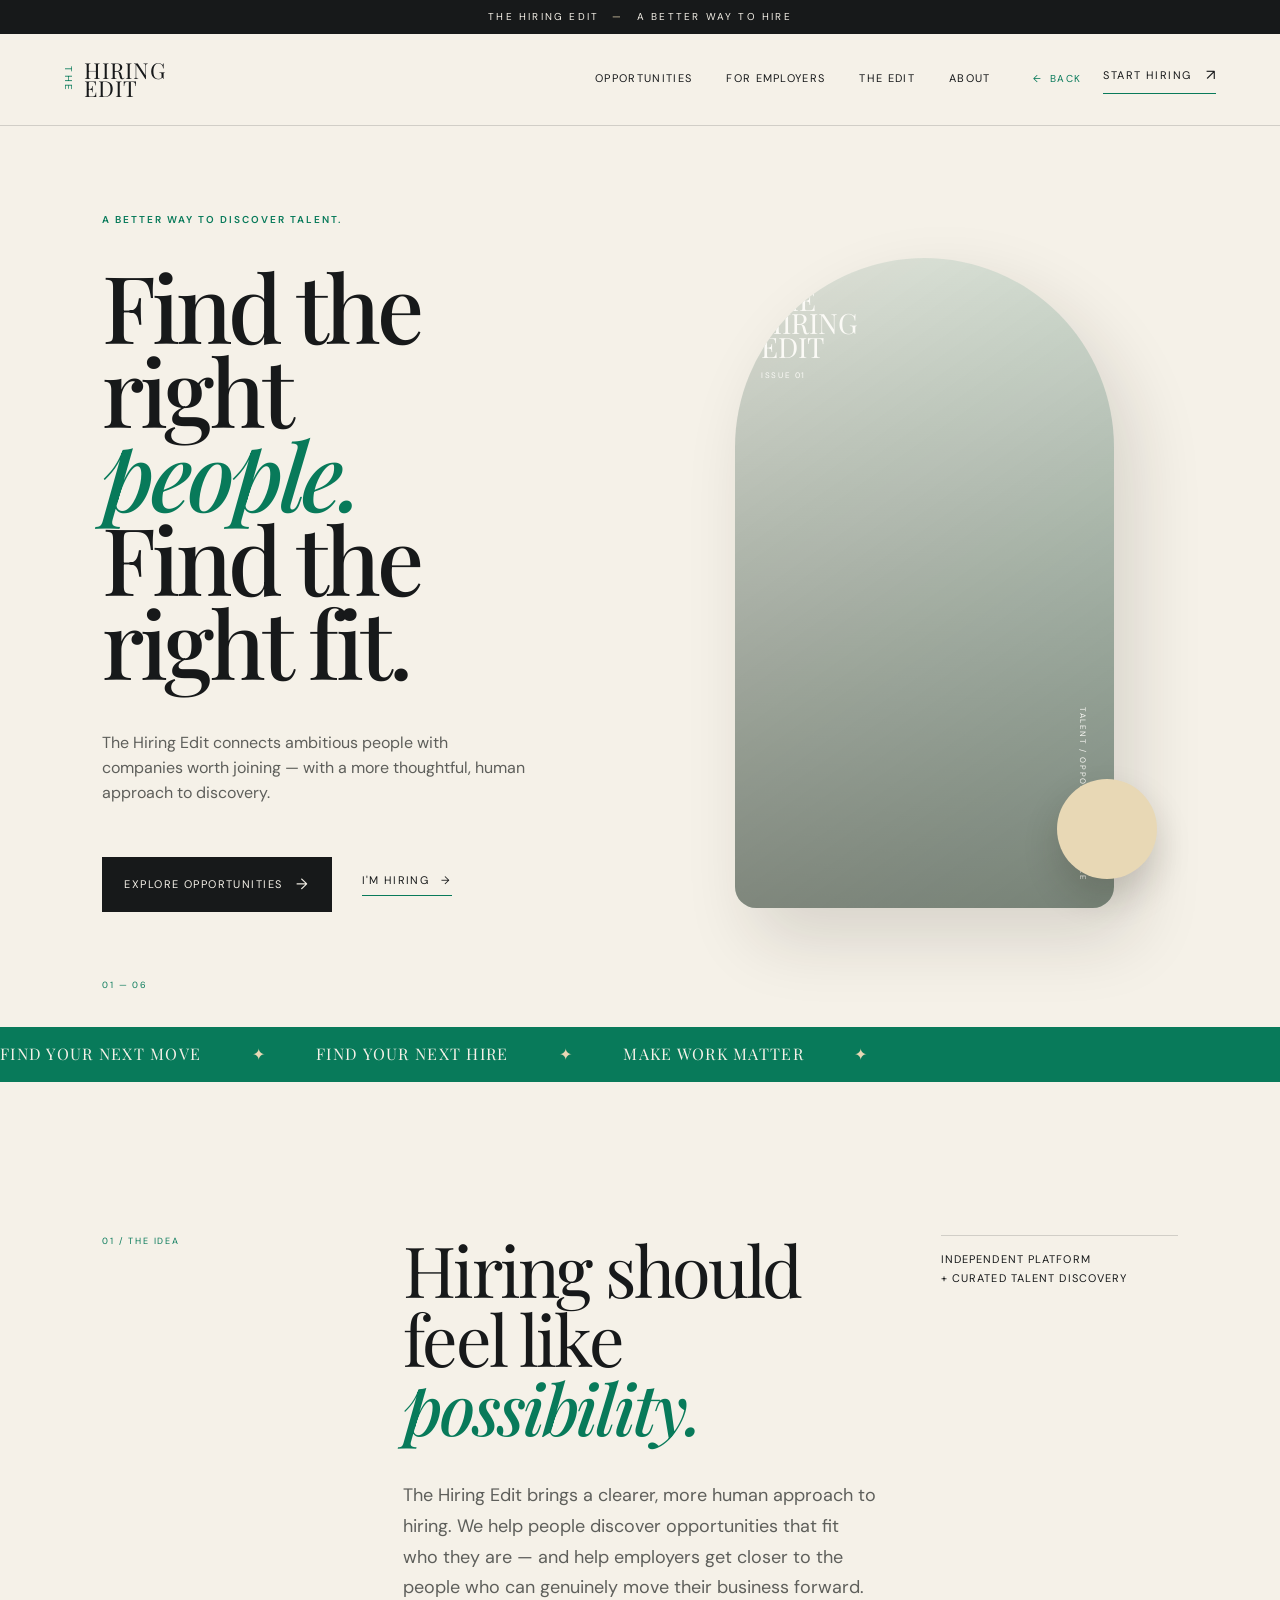
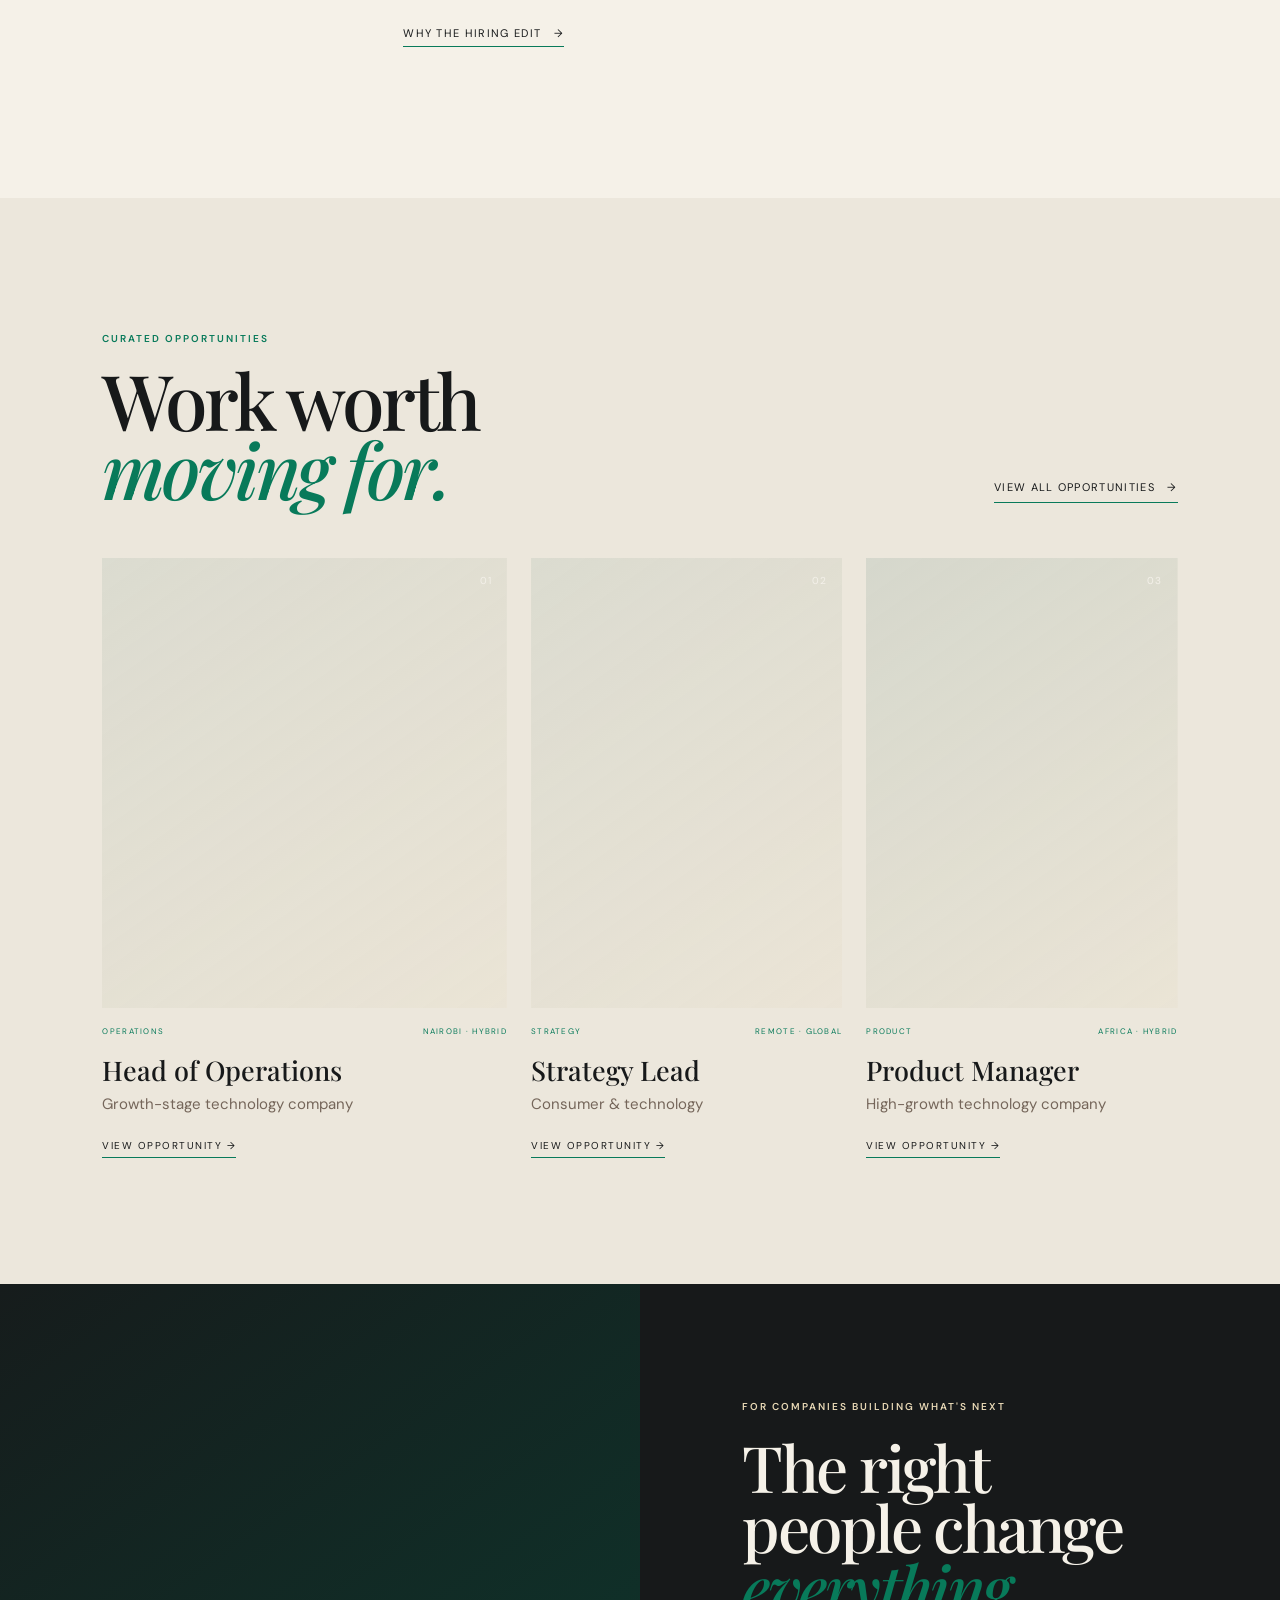
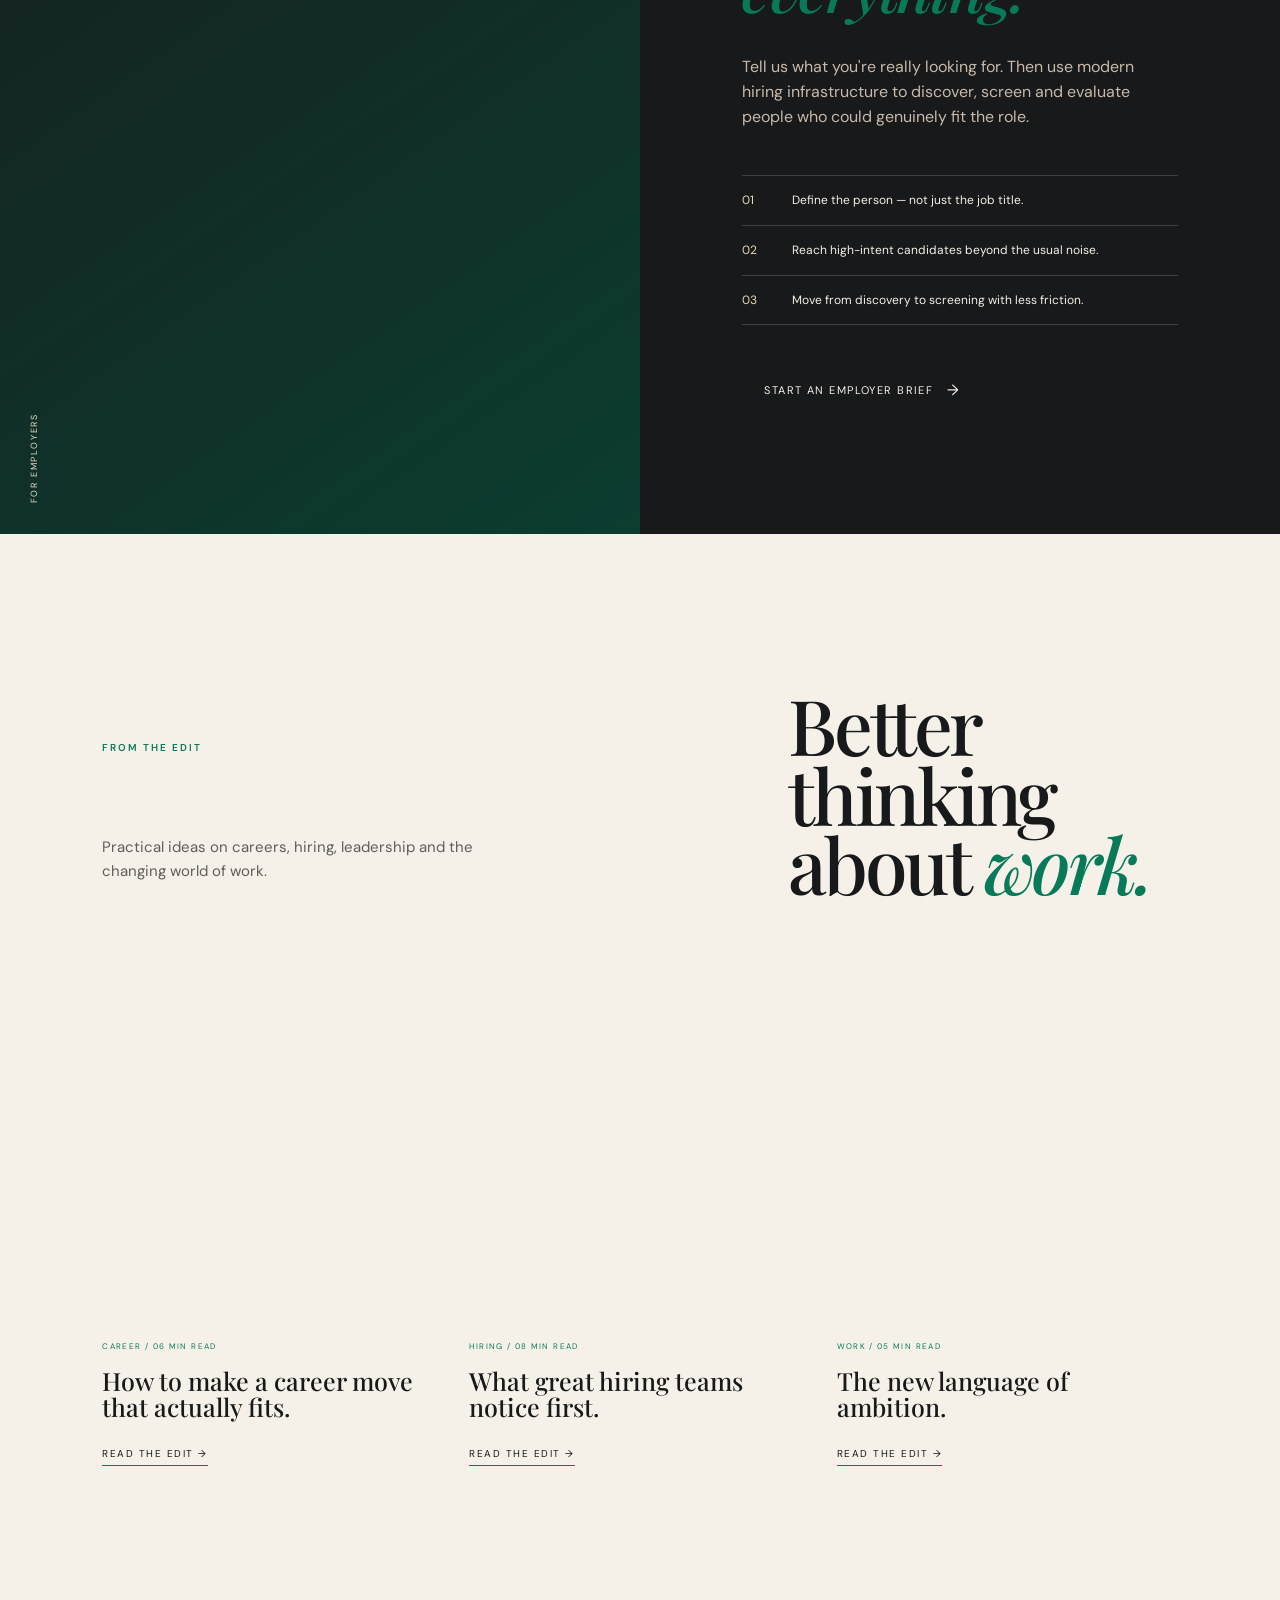
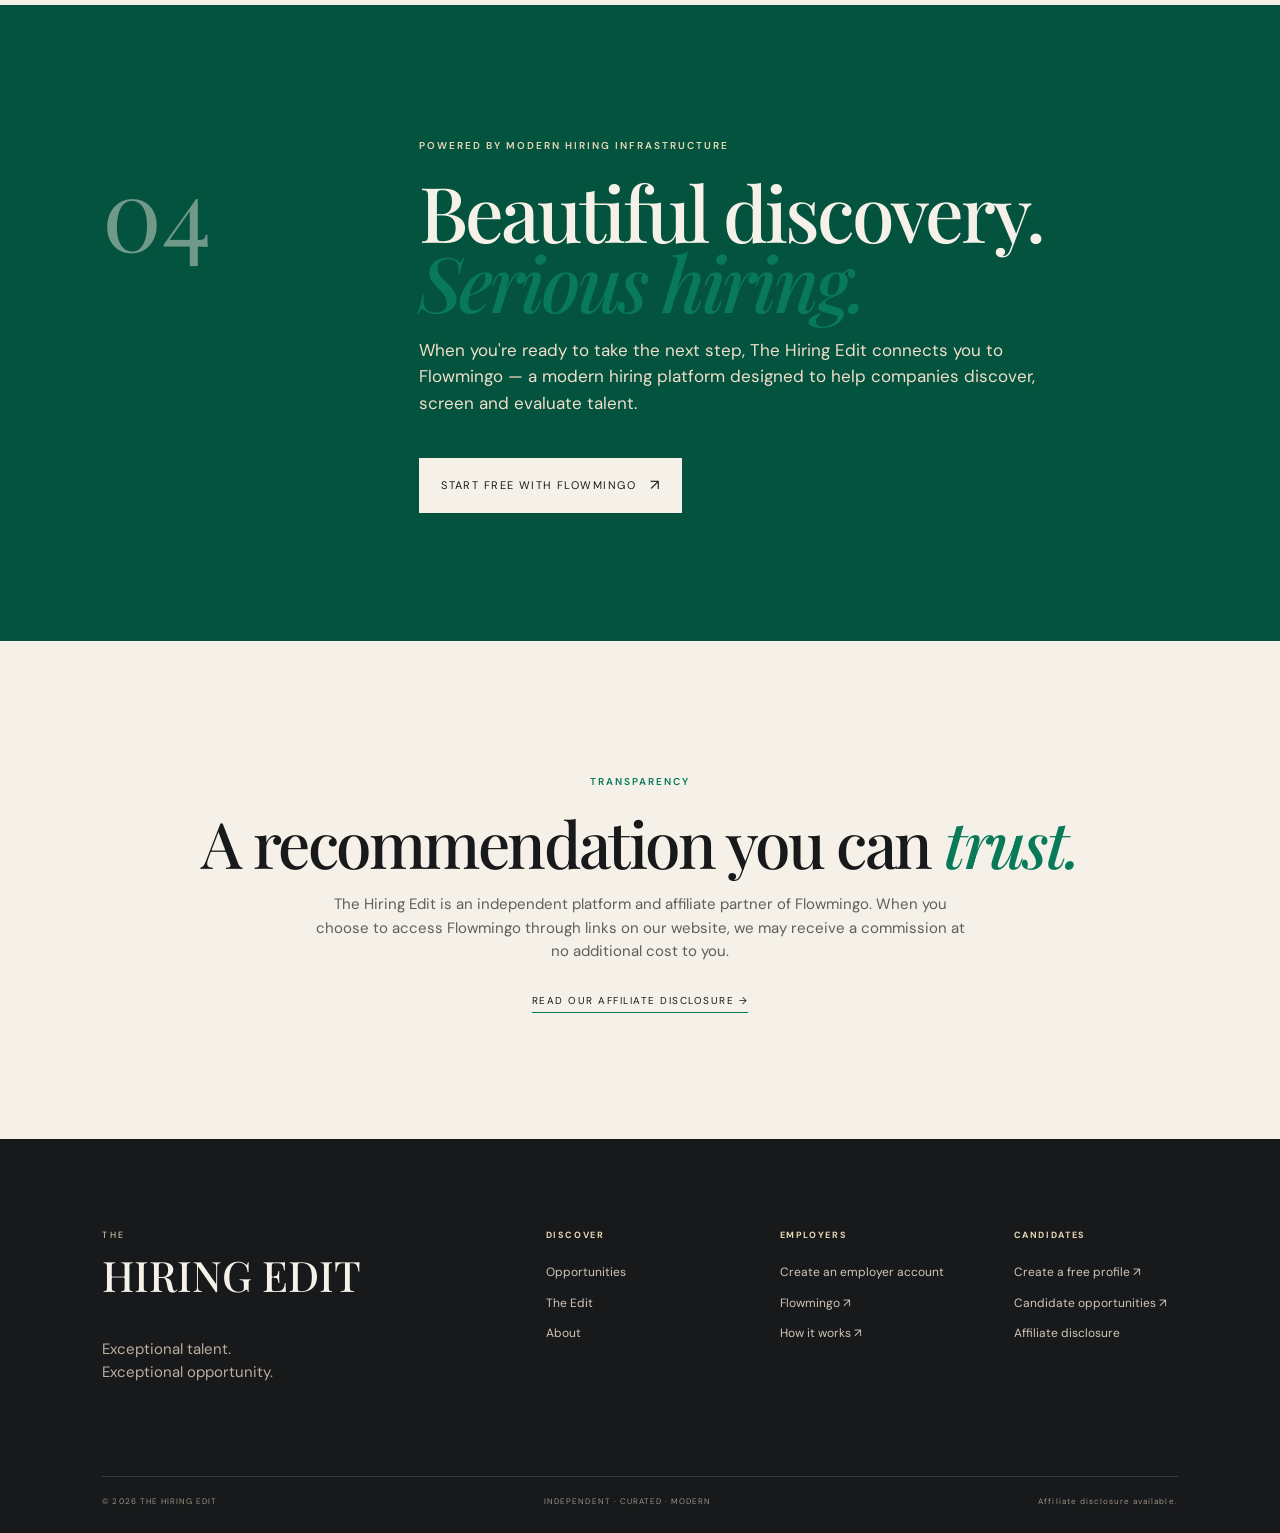
<file: index.html>
<!doctype html><html lang="en"><head><meta charset="UTF-8"><meta name="viewport" content="width=device-width,initial-scale=1.0"><meta name="theme-color" content="#F2EEE4"><meta name="description" content="The Hiring Edit — a better way to discover exceptional talent and opportunity."><title>The Hiring Edit — Exceptional Talent. Exceptional Opportunity.</title><link rel="preconnect" href="https://fonts.googleapis.com"><link rel="preconnect" href="https://fonts.gstatic.com" crossorigin><link href="https://fonts.googleapis.com/css2?family=DM+Sans:wght@400;500;600&family=Playfair+Display:ital,wght@0,500;0,600;1,500&display=swap" rel="stylesheet"><link rel="stylesheet" href="styles.css"><link rel="stylesheet" href="revamp.css"></head><body><div class="announcement">THE HIRING EDIT <span>—</span> A BETTER WAY TO HIRE</div><header class="site-header"><a class="brand" href="./" aria-label="The Hiring Edit home"><span class="brand-mark">THE</span><span class="brand-name">HIRING<br>EDIT</span></a><nav class="desktop-nav" aria-label="Primary navigation"><a href="opportunities/">Opportunities</a><a href="employers/">For Employers</a><a href="edit/">The Edit</a><a href="about/">About</a></nav><div class="header-actions"><button class="back-button" type="button" onclick="goBack()">← <span>Back</span></button><a class="nav-cta" href="https://flowmingo.ai/?utm_source=1186ANIE" target="_blank" rel="noopener">Start hiring <span>↗</span></a></div><button class="menu-button" aria-label="Open menu">☰</button></header><main id="top"><section class="hero"><div class="hero-copy"><p class="eyebrow">A BETTER WAY TO DISCOVER TALENT.</p><h1>Find the right<br><em>people.</em><br>Find the right fit.</h1><p class="hero-lede">The Hiring Edit connects ambitious people with companies worth joining — with a more thoughtful, human approach to discovery.</p><div class="hero-actions"><a class="button button-dark" href="opportunities/">Explore opportunities <span>→</span></a><a class="text-link" href="employers/">I'm hiring <span>→</span></a></div></div><div class="hero-art"><div class="arch-image"><div class="image-overlay"></div><div class="editorial-stamp">THE<br>HIRING<br>EDIT<br><small>ISSUE 01</small></div><div class="hero-caption">TALENT / OPPORTUNITY / PEOPLE</div></div><div class="gold-disc"></div></div><div class="hero-index">01 — 06</div></section><section class="marquee"><div>FIND YOUR NEXT MOVE <span>✦</span> FIND YOUR NEXT HIRE <span>✦</span> MAKE WORK MATTER <span>✦</span></div></section><section class="manifesto section-grid" id="about"><div class="section-label">01 / THE IDEA</div><div class="manifesto-main"><p class="display">Hiring should feel like <em>possibility.</em></p><p class="body-copy">The Hiring Edit brings a clearer, more human approach to hiring. We help people discover opportunities that fit who they are — and help employers get closer to the people who can genuinely move their business forward.</p><a class="text-link" href="about/">Why The Hiring Edit <span>→</span></a></div><div class="manifesto-note">Independent platform<br>+ curated talent discovery</div></section><section class="opportunities" id="opportunities"><div class="section-heading"><div><span class="eyebrow">CURATED OPPORTUNITIES</span><h2>Work worth<br><em>moving for.</em></h2></div><a class="text-link" href="opportunities/">View all opportunities <span>→</span></a></div><div class="opportunity-grid"><article class="job-card featured"><div class="job-image image-one"><span>01</span></div><div class="job-meta"><span>OPERATIONS</span><span>NAIROBI · HYBRID</span></div><h3>Head of Operations</h3><p>Growth-stage technology company</p><a href="opportunities/">View opportunity →</a></article><article class="job-card"><div class="job-image image-two"><span>02</span></div><div class="job-meta"><span>STRATEGY</span><span>REMOTE · GLOBAL</span></div><h3>Strategy Lead</h3><p>Consumer &amp; technology</p><a href="opportunities/">View opportunity →</a></article><article class="job-card"><div class="job-image image-three"><span>03</span></div><div class="job-meta"><span>PRODUCT</span><span>AFRICA · HYBRID</span></div><h3>Product Manager</h3><p>High-growth technology company</p><a href="opportunities/">View opportunity →</a></article></div></section><section class="employer-panel" id="employers"><div class="panel-image"><div class="vertical-type">FOR EMPLOYERS</div></div><div class="panel-copy"><span class="eyebrow">FOR COMPANIES BUILDING WHAT'S NEXT</span><h2>The right people change <em>everything.</em></h2><p>Tell us what you're really looking for. Then use modern hiring infrastructure to discover, screen and evaluate people who could genuinely fit the role.</p><div class="feature-list"><div><b>01</b><span>Define the person — not just the job title.</span></div><div><b>02</b><span>Reach high-intent candidates beyond the usual noise.</span></div><div><b>03</b><span>Move from discovery to screening with less friction.</span></div></div><a class="button button-dark" href="employers/">Start an employer brief <span>→</span></a></div></section><section class="edit-section" id="edit"><div class="edit-header"><span class="eyebrow">FROM THE EDIT</span><h2>Better thinking<br>about <em>work.</em></h2><p>Practical ideas on careers, hiring, leadership and the changing world of work.</p></div><div class="story-grid"><article><div class="story-image story-one"></div><span>CAREER / 06 MIN READ</span><h3>How to make a career move that actually fits.</h3><a href="edit/">Read The Edit →</a></article><article><div class="story-image story-two"></div><span>HIRING / 08 MIN READ</span><h3>What great hiring teams notice first.</h3><a href="edit/">Read The Edit →</a></article><article><div class="story-image story-three"></div><span>WORK / 05 MIN READ</span><h3>The new language of ambition.</h3><a href="edit/">Read The Edit →</a></article></div></section><section class="flowmingo-bridge"><div class="bridge-number">04</div><div class="bridge-copy"><span class="eyebrow">POWERED BY MODERN HIRING INFRASTRUCTURE</span><h2>Beautiful discovery.<br><em>Serious hiring.</em></h2><p>When you're ready to take the next step, The Hiring Edit connects you to Flowmingo — a modern hiring platform designed to help companies discover, screen and evaluate talent.</p><a class="button button-ivory" href="https://flowmingo.ai/?utm_source=1186ANIE" target="_blank" rel="noopener">Start free with Flowmingo <span>↗</span></a></div></section><section class="transparency"><span class="eyebrow">TRANSPARENCY</span><h2>A recommendation you can <em>trust.</em></h2><p>The Hiring Edit is an independent platform and affiliate partner of Flowmingo. When you choose to access Flowmingo through links on our website, we may receive a commission at no additional cost to you.</p><a href="affiliate/">Read our affiliate disclosure →</a></section></main><footer><div class="footer-top"><div class="footer-brand"><span>THE</span><strong>HIRING EDIT</strong><p>Exceptional talent.<br>Exceptional opportunity.</p></div><div class="footer-links"><div><b>DISCOVER</b><a href="opportunities/">Opportunities</a><a href="edit/">The Edit</a><a href="about/">About</a></div><div><b>EMPLOYERS</b><a href="employers/">Create an employer account</a><a href="https://flowmingo.ai/?utm_source=1186ANIE" target="_blank" rel="noopener">Flowmingo ↗</a><a href="https://flowmingo.ai/?utm_source=1186ANIE" target="_blank" rel="noopener">How it works ↗</a></div><div><b>CANDIDATES</b><a href="https://flowmingo.ai/for-candidates?utm_source=1186anie" target="_blank" rel="noopener">Create a free profile ↗</a><a href="https://flowmingo.ai/for-candidates?utm_source=1186anie" target="_blank" rel="noopener">Candidate opportunities ↗</a><a href="affiliate/">Affiliate disclosure</a></div></div></div><div class="footer-bottom"><span>© 2026 THE HIRING EDIT</span><span>INDEPENDENT · CURATED · MODERN</span><span>Affiliate disclosure available.</span></div></footer><script src="script.js"></script></body></html>
</file>
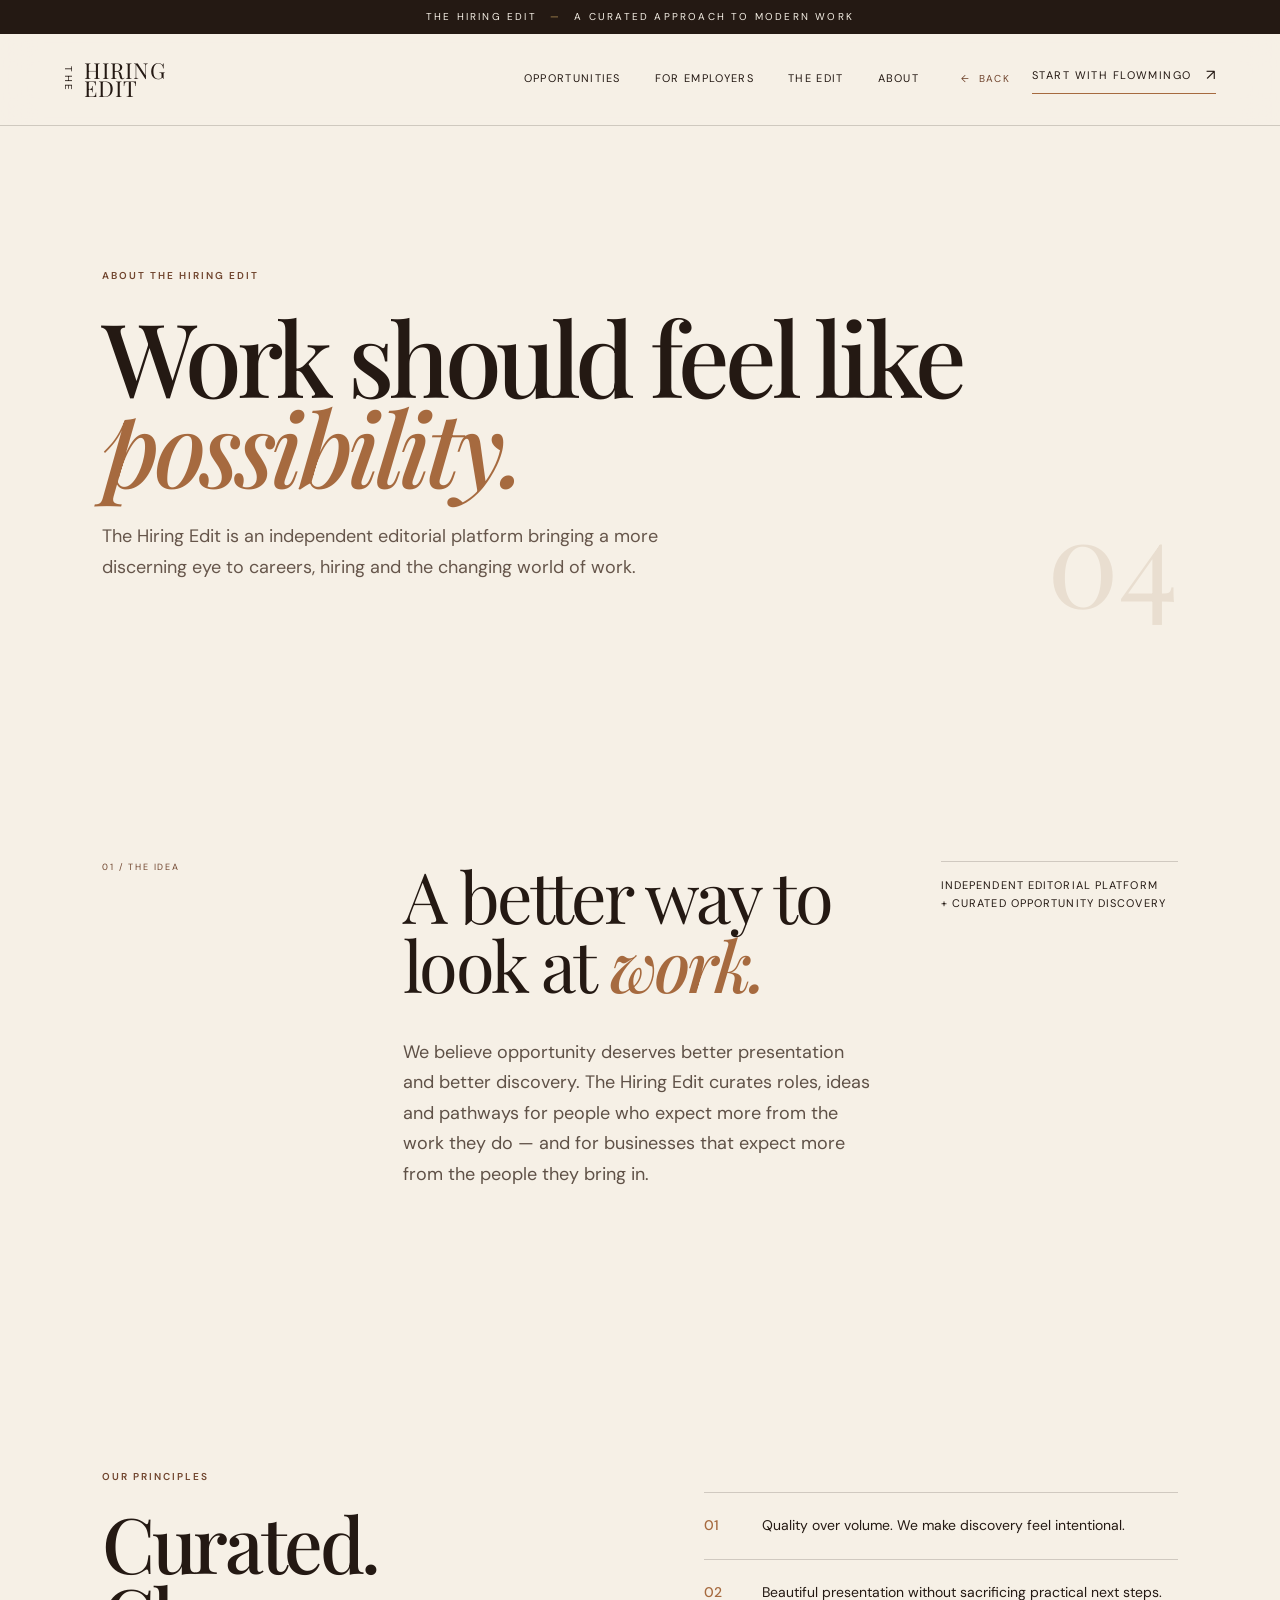
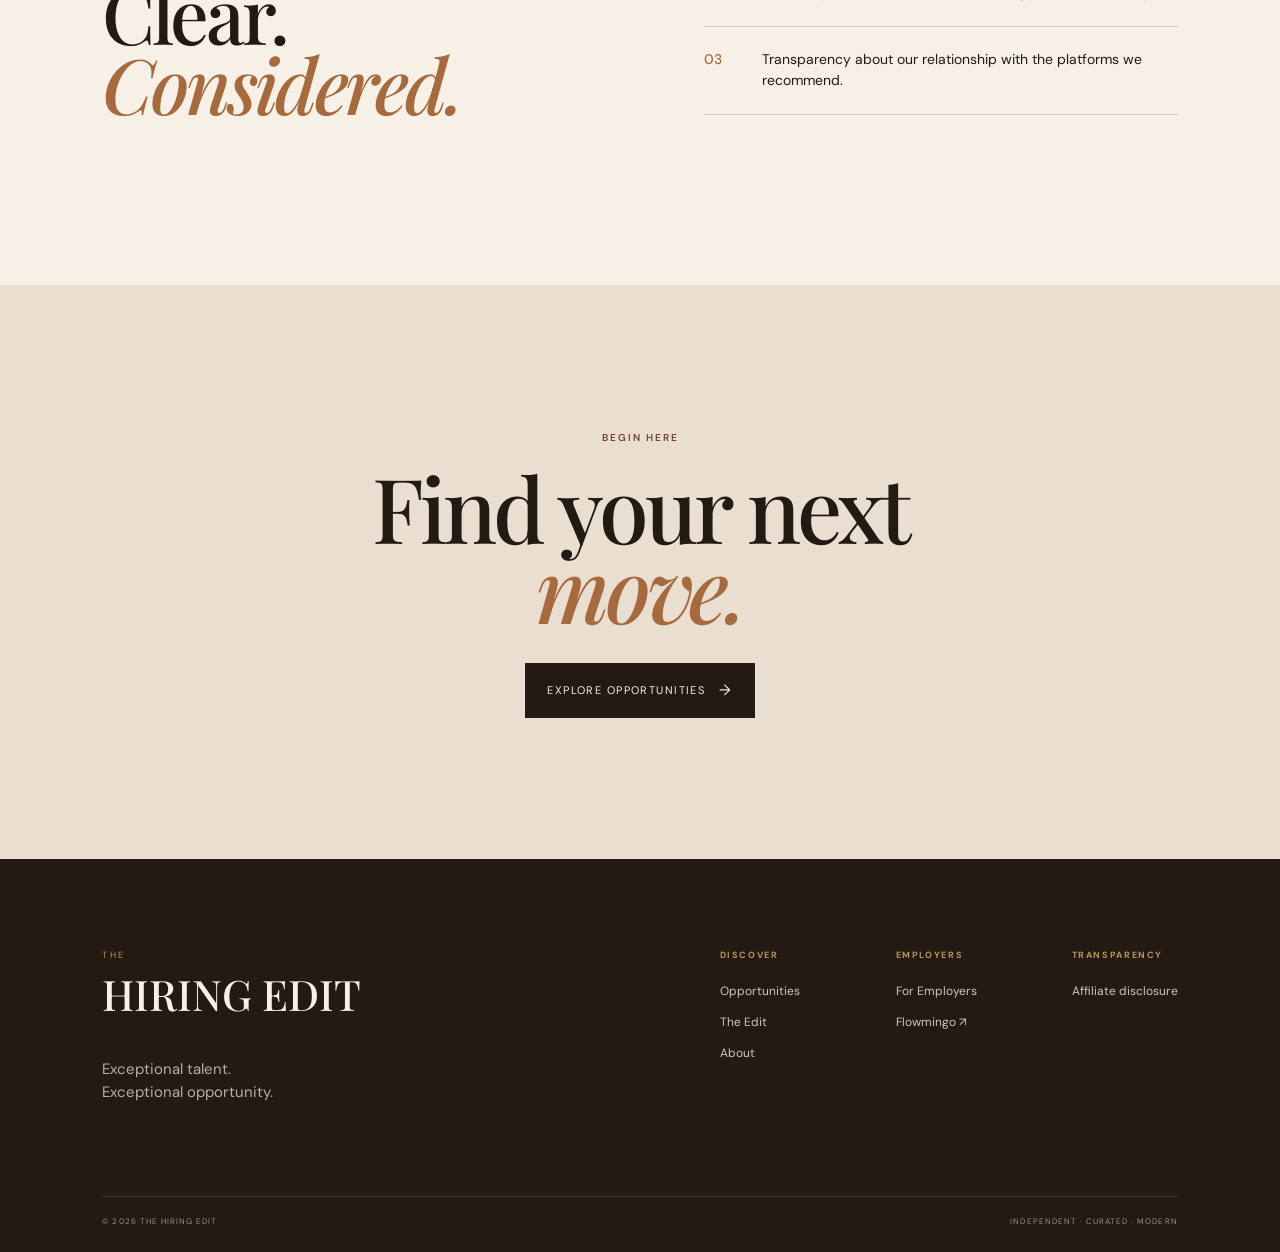
<file: about/index.html>
<!doctype html><html lang="en"><head><meta charset="UTF-8"><meta name="viewport" content="width=device-width,initial-scale=1.0"><meta name="description" content="About The Hiring Edit — an independent editorial platform for modern work."><title>About — The Hiring Edit</title><link rel="preconnect" href="https://fonts.googleapis.com"><link rel="preconnect" href="https://fonts.gstatic.com" crossorigin><link href="https://fonts.googleapis.com/css2?family=DM+Sans:wght@400;500;600&family=Playfair+Display:ital,wght@0,500;0,600;1,500&display=swap" rel="stylesheet"><link rel="stylesheet" href="../styles.css"></head><body><div class="announcement">THE HIRING EDIT <span>—</span> A CURATED APPROACH TO MODERN WORK</div><header class="site-header"><a class="brand" href="../"><span class="brand-mark">THE</span><span class="brand-name">HIRING<br>EDIT</span></a><nav class="desktop-nav"><a href="../opportunities/">Opportunities</a><a href="../employers/">For Employers</a><a href="../edit/">The Edit</a><a href="../about/">About</a></nav><div class="header-actions"><button class="back-button" type="button" onclick="goBack()">← <span>Back</span></button><a class="nav-cta" href="https://flowmingo.ai/?utm_source=1186ANIE" target="_blank" rel="noopener">Start with Flowmingo <span>↗</span></a></div><button class="menu-button" aria-label="Open menu">☰</button></header><main><section class="inner-hero"><div><span class="eyebrow">ABOUT THE HIRING EDIT</span><h1>Work should feel like <em>possibility.</em></h1><p>The Hiring Edit is an independent editorial platform bringing a more discerning eye to careers, hiring and the changing world of work.</p></div><div class="inner-number">04</div></section><section class="section-grid page-section"><div class="section-label">01 / THE IDEA</div><div class="manifesto-main"><p class="display">A better way to look at <em>work.</em></p><p class="body-copy">We believe opportunity deserves better presentation and better discovery. The Hiring Edit curates roles, ideas and pathways for people who expect more from the work they do — and for businesses that expect more from the people they bring in.</p></div><div class="manifesto-note">Independent editorial platform<br>+ curated opportunity discovery</div></section><section class="about-principles"><div><span class="eyebrow">OUR PRINCIPLES</span><h2>Curated.<br>Clear.<br><em>Considered.</em></h2></div><div class="principle-list"><div><b>01</b><span>Quality over volume. We make discovery feel intentional.</span></div><div><b>02</b><span>Beautiful presentation without sacrificing practical next steps.</span></div><div><b>03</b><span>Transparency about our relationship with the platforms we recommend.</span></div></div></section><section class="page-cta"><span class="eyebrow">BEGIN HERE</span><h2>Find your next<br><em>move.</em></h2><a class="button button-dark" href="../opportunities/">Explore opportunities <span>→</span></a></section></main><footer><div class="footer-top"><div class="footer-brand"><span>THE</span><strong>HIRING EDIT</strong><p>Exceptional talent.<br>Exceptional opportunity.</p></div><div class="footer-links"><div><b>DISCOVER</b><a href="../opportunities/">Opportunities</a><a href="../edit/">The Edit</a><a href="../about/">About</a></div><div><b>EMPLOYERS</b><a href="../employers/">For Employers</a><a href="https://flowmingo.ai/?utm_source=1186ANIE" target="_blank" rel="noopener">Flowmingo ↗</a></div><div><b>TRANSPARENCY</b><a href="../affiliate/">Affiliate disclosure</a></div></div></div><div class="footer-bottom"><span>© 2026 THE HIRING EDIT</span><span>INDEPENDENT · CURATED · MODERN</span></div></footer><script src="../script.js"></script></body></html>
</file>
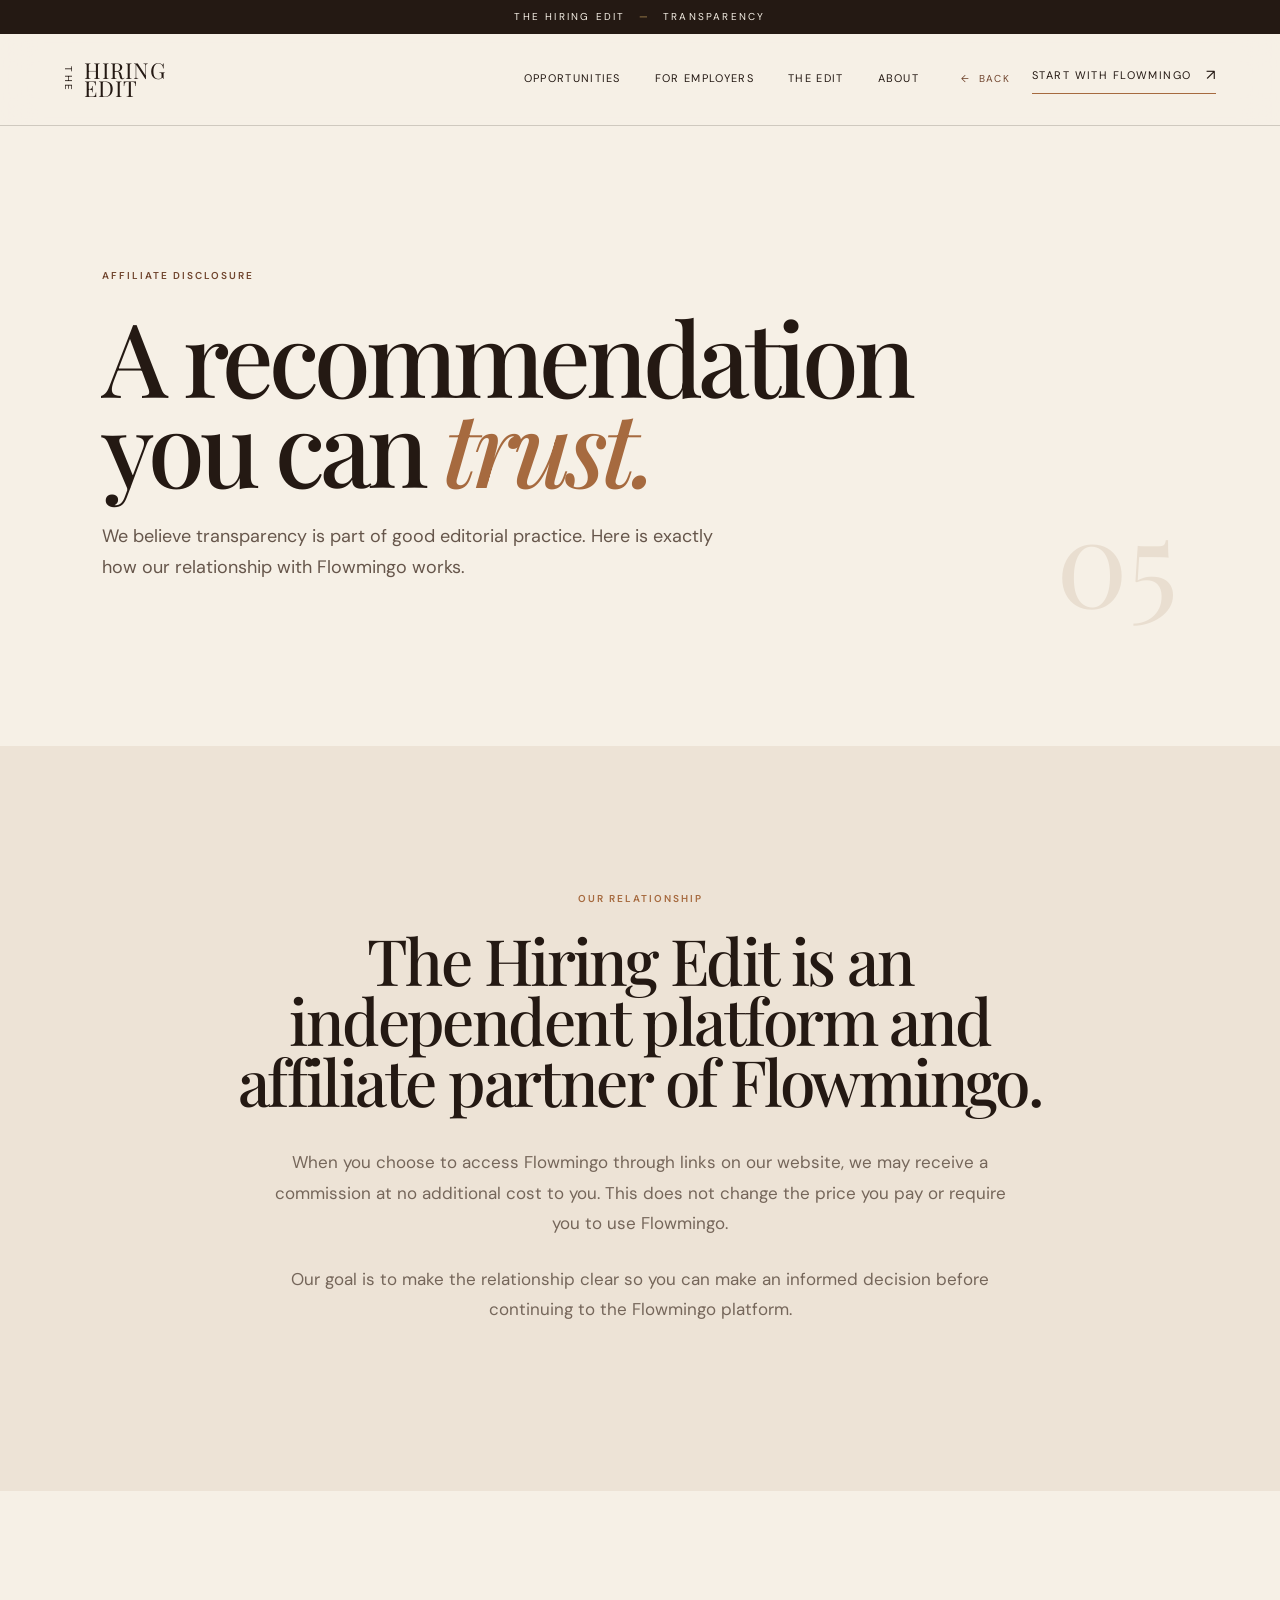
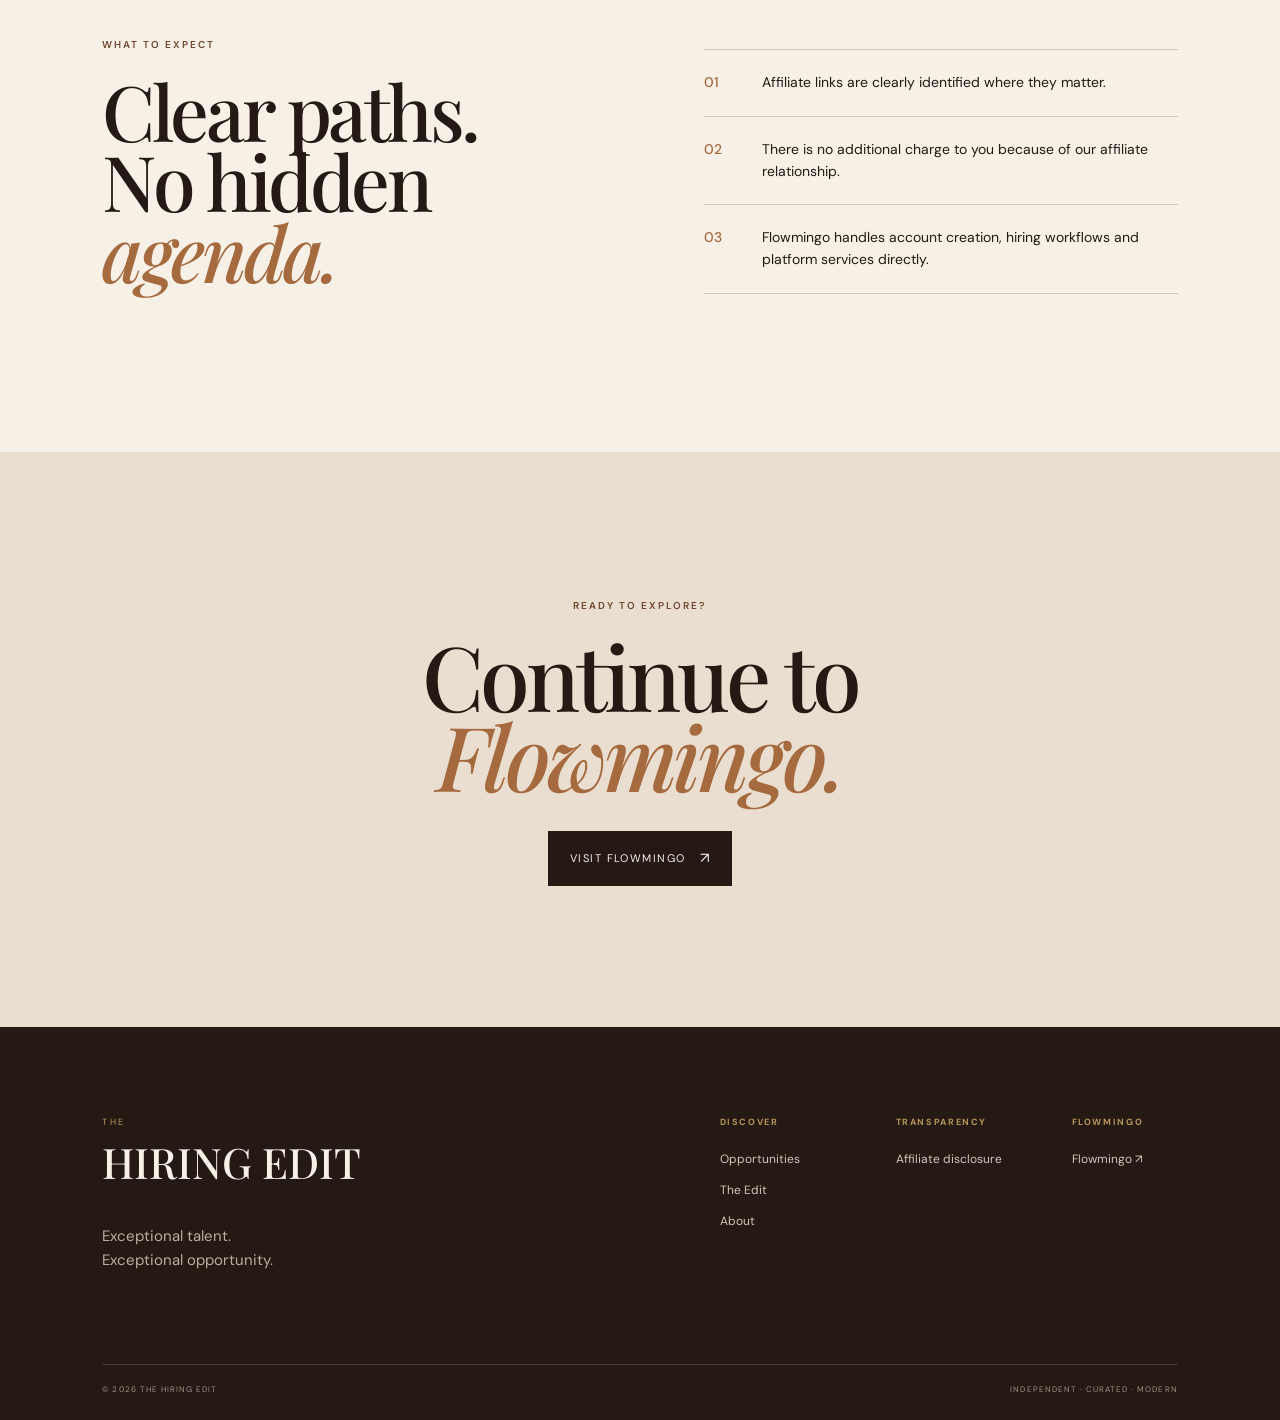
<file: affiliate/index.html>
<!doctype html><html lang="en"><head><meta charset="UTF-8"><meta name="viewport" content="width=device-width,initial-scale=1.0"><meta name="description" content="The Hiring Edit affiliate disclosure and transparency information."><title>Affiliate Disclosure — The Hiring Edit</title><link rel="preconnect" href="https://fonts.googleapis.com"><link rel="preconnect" href="https://fonts.gstatic.com" crossorigin><link href="https://fonts.googleapis.com/css2?family=DM+Sans:wght@400;500;600&family=Playfair+Display:ital,wght@0,500;0,600;1,500&display=swap" rel="stylesheet"><link rel="stylesheet" href="../styles.css"></head><body><div class="announcement">THE HIRING EDIT <span>—</span> TRANSPARENCY</div><header class="site-header"><a class="brand" href="../"><span class="brand-mark">THE</span><span class="brand-name">HIRING<br>EDIT</span></a><nav class="desktop-nav"><a href="../opportunities/">Opportunities</a><a href="../employers/">For Employers</a><a href="../edit/">The Edit</a><a href="../about/">About</a></nav><div class="header-actions"><button class="back-button" type="button" onclick="goBack()">← <span>Back</span></button><a class="nav-cta" href="https://flowmingo.ai/?utm_source=1186ANIE" target="_blank" rel="noopener">Start with Flowmingo <span>↗</span></a></div><button class="menu-button" aria-label="Open menu">☰</button></header><main class="affiliate-page"><section class="inner-hero"><div><span class="eyebrow">AFFILIATE DISCLOSURE</span><h1>A recommendation you can <em>trust.</em></h1><p>We believe transparency is part of good editorial practice. Here is exactly how our relationship with Flowmingo works.</p></div><div class="inner-number">05</div></section><section class="transparency transparency-page"><span class="eyebrow">OUR RELATIONSHIP</span><h2>The Hiring Edit is an independent platform and affiliate partner of Flowmingo.</h2><p>When you choose to access Flowmingo through links on our website, we may receive a commission at no additional cost to you. This does not change the price you pay or require you to use Flowmingo.</p><p>Our goal is to make the relationship clear so you can make an informed decision before continuing to the Flowmingo platform.</p></section><section class="about-principles"><div><span class="eyebrow">WHAT TO EXPECT</span><h2>Clear paths.<br>No hidden <em>agenda.</em></h2></div><div class="principle-list"><div><b>01</b><span>Affiliate links are clearly identified where they matter.</span></div><div><b>02</b><span>There is no additional charge to you because of our affiliate relationship.</span></div><div><b>03</b><span>Flowmingo handles account creation, hiring workflows and platform services directly.</span></div></div></section><section class="page-cta"><span class="eyebrow">READY TO EXPLORE?</span><h2>Continue to<br><em>Flowmingo.</em></h2><a class="button button-dark" href="https://flowmingo.ai/?utm_source=1186ANIE" target="_blank" rel="noopener">Visit Flowmingo <span>↗</span></a></section></main><footer><div class="footer-top"><div class="footer-brand"><span>THE</span><strong>HIRING EDIT</strong><p>Exceptional talent.<br>Exceptional opportunity.</p></div><div class="footer-links"><div><b>DISCOVER</b><a href="../opportunities/">Opportunities</a><a href="../edit/">The Edit</a><a href="../about/">About</a></div><div><b>TRANSPARENCY</b><a href="../affiliate/">Affiliate disclosure</a></div><div><b>FLOWMINGO</b><a href="https://flowmingo.ai/?utm_source=1186ANIE" target="_blank" rel="noopener">Flowmingo ↗</a></div></div></div><div class="footer-bottom"><span>© 2026 THE HIRING EDIT</span><span>INDEPENDENT · CURATED · MODERN</span></div></footer><script src="../script.js"></script></body></html>
</file>
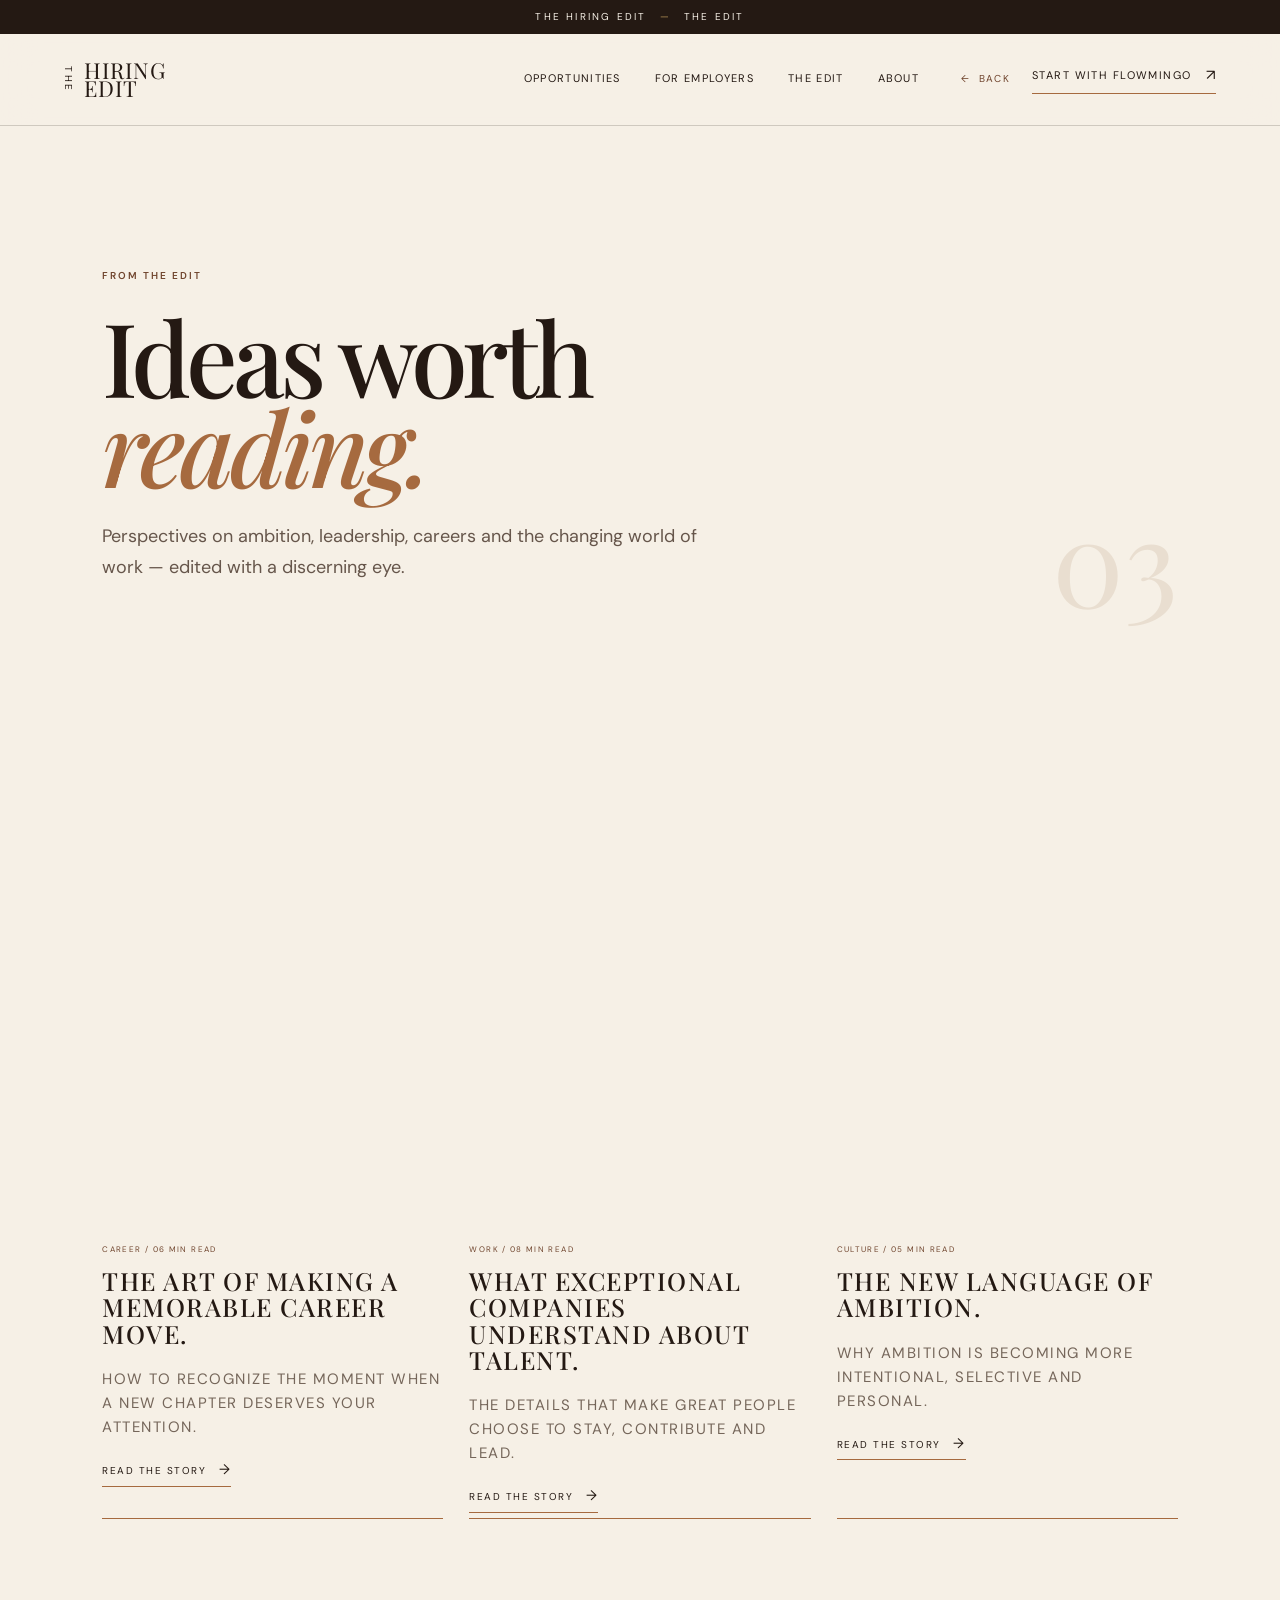
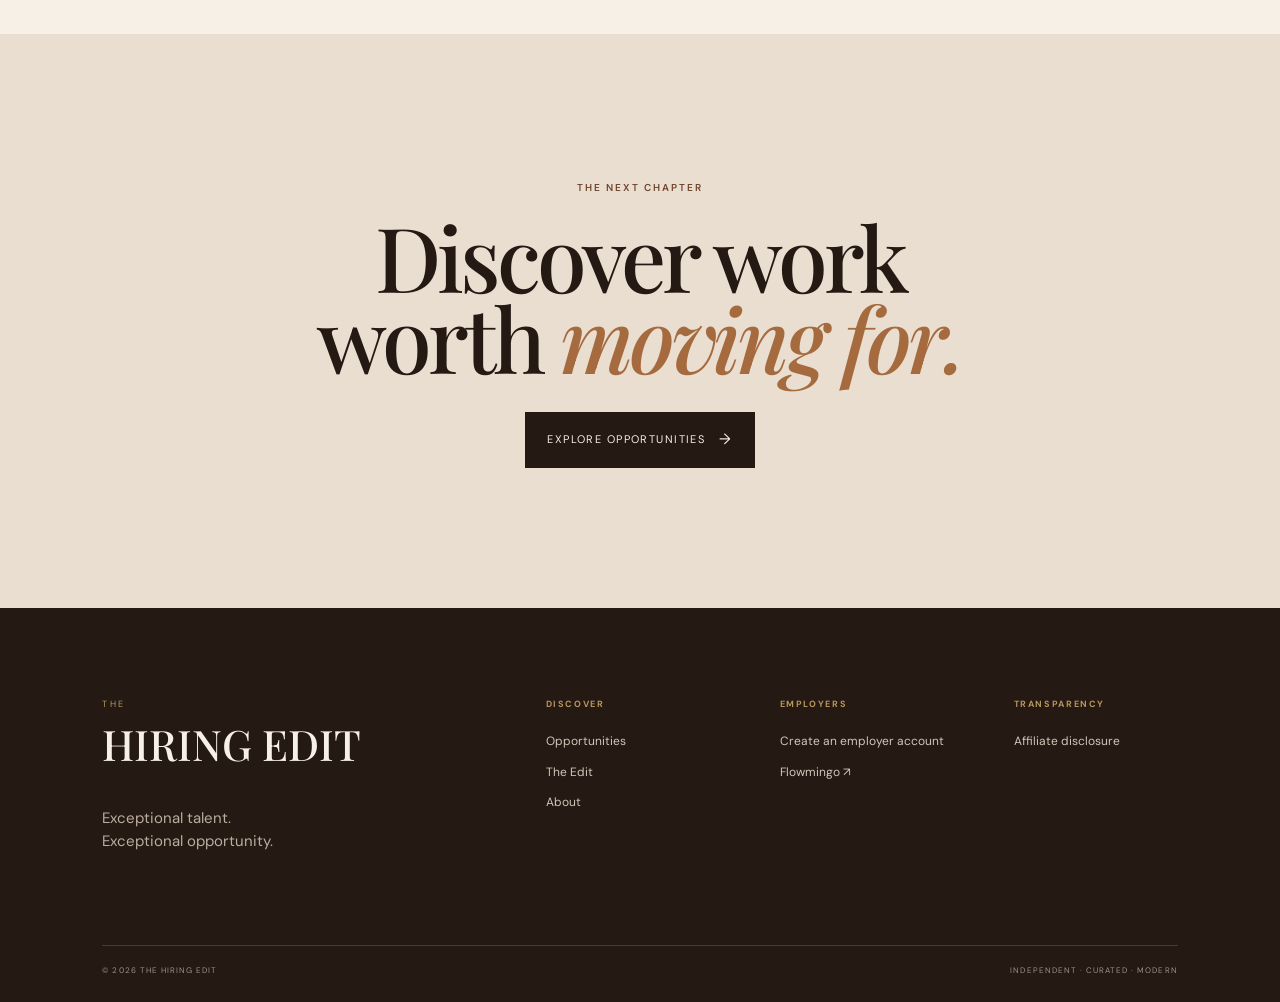
<file: edit/index.html>
<!doctype html><html lang="en"><head><meta charset="UTF-8"><meta name="viewport" content="width=device-width,initial-scale=1.0"><meta name="description" content="The Edit — ideas on ambition, careers, leadership and modern work."><title>The Edit — The Hiring Edit</title><link rel="preconnect" href="https://fonts.googleapis.com"><link rel="preconnect" href="https://fonts.gstatic.com" crossorigin><link href="https://fonts.googleapis.com/css2?family=DM+Sans:wght@400;500;600&family=Playfair+Display:ital,wght@0,500;0,600;1,500&display=swap" rel="stylesheet"><link rel="stylesheet" href="../styles.css"></head><body><div class="announcement">THE HIRING EDIT <span>—</span> THE EDIT</div><header class="site-header"><a class="brand" href="../"><span class="brand-mark">THE</span><span class="brand-name">HIRING<br>EDIT</span></a><nav class="desktop-nav"><a href="../opportunities/">Opportunities</a><a href="../employers/">For Employers</a><a href="../edit/">The Edit</a><a href="../about/">About</a></nav><div class="header-actions"><button class="back-button" type="button" onclick="goBack()">← <span>Back</span></button><a class="nav-cta" href="https://flowmingo.ai/?utm_source=1186ANIE" target="_blank" rel="noopener">Start with Flowmingo <span>↗</span></a></div><button class="menu-button" aria-label="Open menu">☰</button></header><main><section class="inner-hero"><div><span class="eyebrow">FROM THE EDIT</span><h1>Ideas worth<br><em>reading.</em></h1><p>Perspectives on ambition, leadership, careers and the changing world of work — edited with a discerning eye.</p></div><div class="inner-number">03</div></section><section class="edit-section page-section"><div class="story-grid"><a class="story-card" href="career-move/"><div class="story-image story-one"></div><span>CAREER / 06 MIN READ</span><h3>The art of making a memorable career move.</h3><p class="story-dek">How to recognize the moment when a new chapter deserves your attention.</p><span class="story-read">Read the story <b>→</b></span></a><a class="story-card" href="exceptional-companies/"><div class="story-image story-two"></div><span>WORK / 08 MIN READ</span><h3>What exceptional companies understand about talent.</h3><p class="story-dek">The details that make great people choose to stay, contribute and lead.</p><span class="story-read">Read the story <b>→</b></span></a><a class="story-card" href="language-of-ambition/"><div class="story-image story-three"></div><span>CULTURE / 05 MIN READ</span><h3>The new language of ambition.</h3><p class="story-dek">Why ambition is becoming more intentional, selective and personal.</p><span class="story-read">Read the story <b>→</b></span></a></div></section><section class="page-cta"><span class="eyebrow">THE NEXT CHAPTER</span><h2>Discover work<br>worth <em>moving for.</em></h2><a class="button button-dark" href="../opportunities/">Explore opportunities <span>→</span></a></section></main><footer><div class="footer-top"><div class="footer-brand"><span>THE</span><strong>HIRING EDIT</strong><p>Exceptional talent.<br>Exceptional opportunity.</p></div><div class="footer-links"><div><b>DISCOVER</b><a href="../opportunities/">Opportunities</a><a href="../edit/">The Edit</a><a href="../about/">About</a></div><div><b>EMPLOYERS</b><a href="../employers/">Create an employer account</a><a href="https://flowmingo.ai/?utm_source=1186ANIE" target="_blank" rel="noopener">Flowmingo ↗</a></div><div><b>TRANSPARENCY</b><a href="../affiliate/">Affiliate disclosure</a></div></div></div><div class="footer-bottom"><span>© 2026 THE HIRING EDIT</span><span>INDEPENDENT · CURATED · MODERN</span></div></footer><script src="../script.js"></script></body></html>
</file>
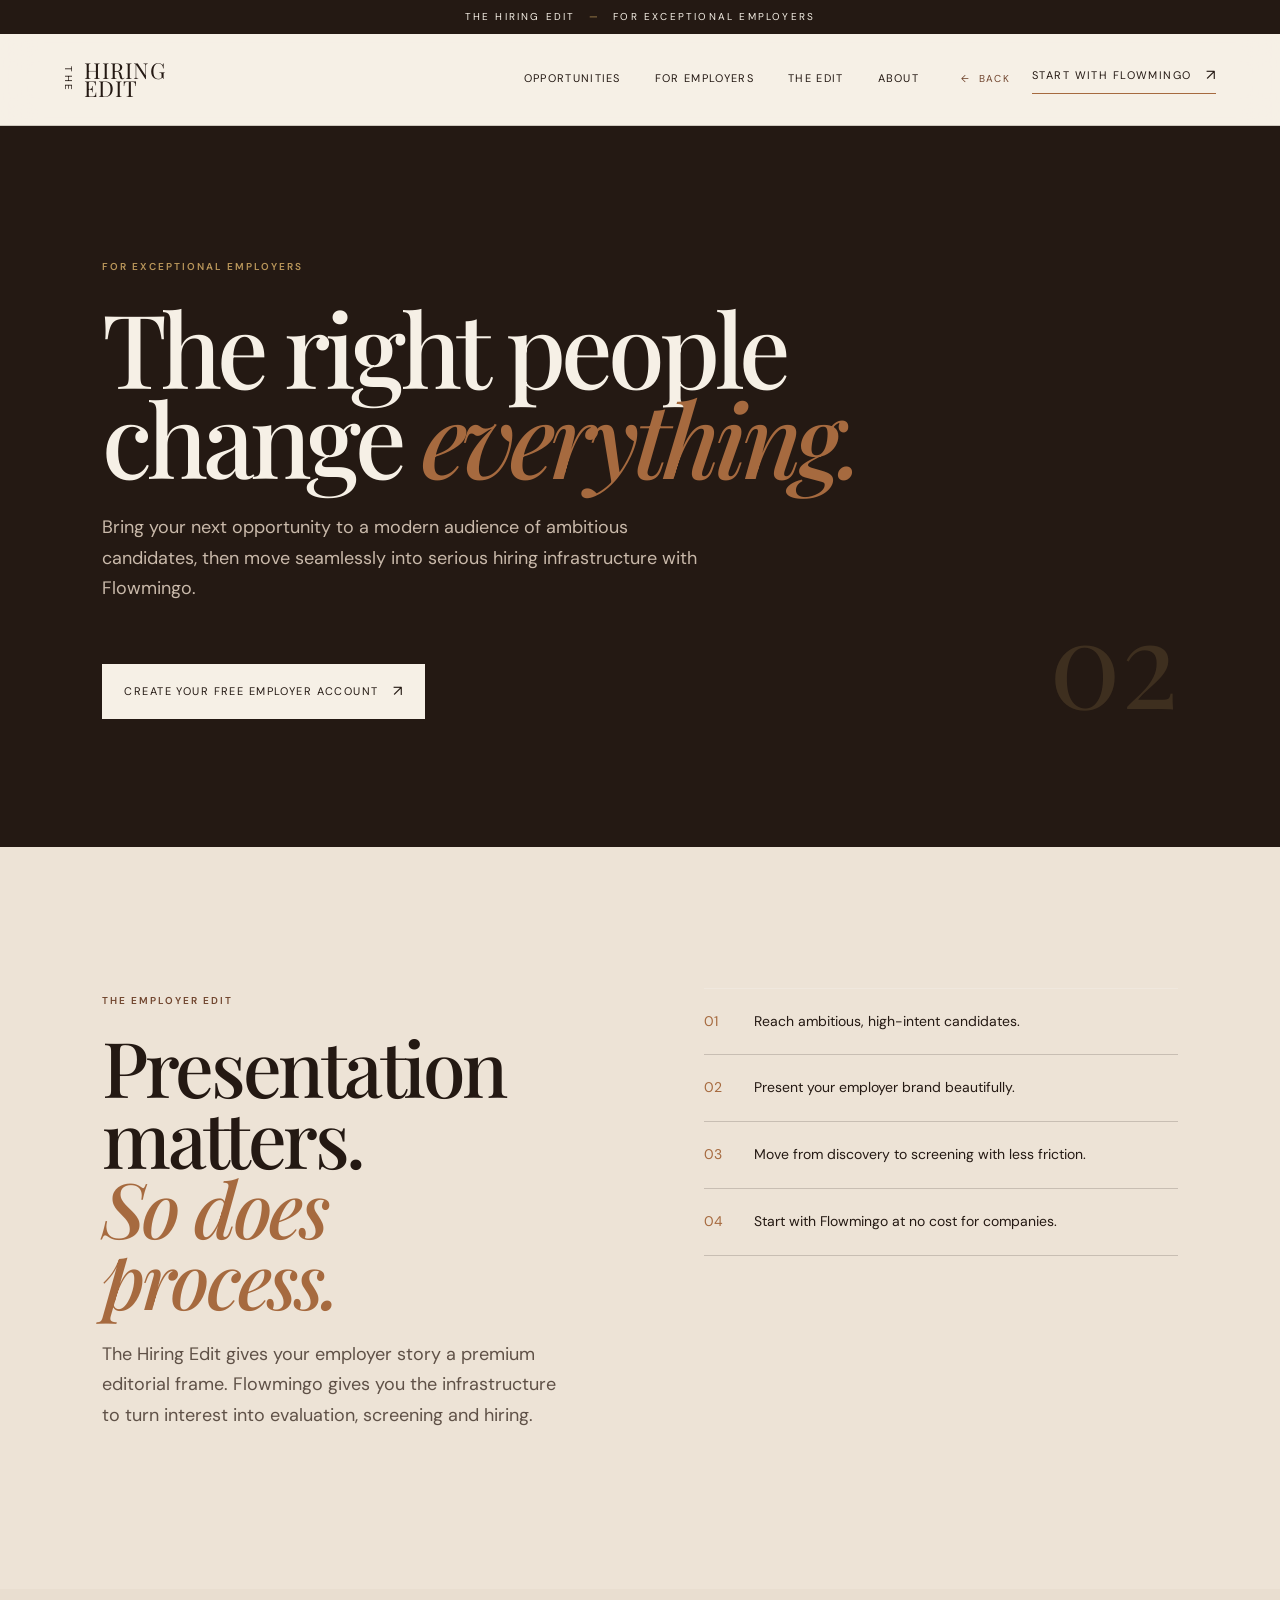
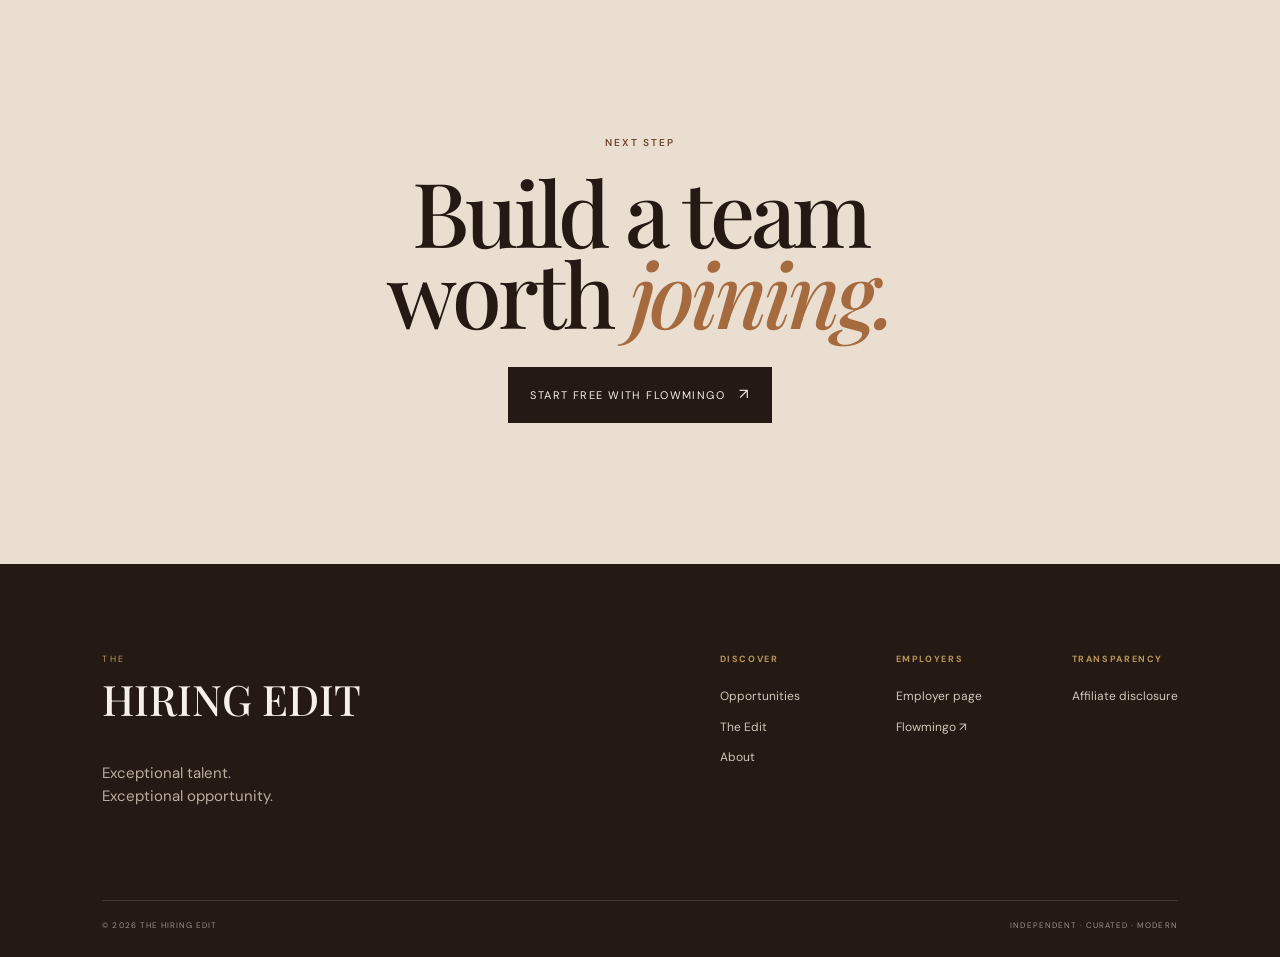
<file: employers/index.html>
<!doctype html><html lang="en"><head><meta charset="UTF-8"><meta name="viewport" content="width=device-width,initial-scale=1.0"><meta name="description" content="The Hiring Edit for exceptional employers."><title>For Employers — The Hiring Edit</title><link rel="preconnect" href="https://fonts.googleapis.com"><link rel="preconnect" href="https://fonts.gstatic.com" crossorigin><link href="https://fonts.googleapis.com/css2?family=DM+Sans:wght@400;500;600&family=Playfair+Display:ital,wght@0,500;0,600;1,500&display=swap" rel="stylesheet"><link rel="stylesheet" href="../styles.css"></head><body><div class="announcement">THE HIRING EDIT <span>—</span> FOR EXCEPTIONAL EMPLOYERS</div><header class="site-header"><a class="brand" href="../"><span class="brand-mark">THE</span><span class="brand-name">HIRING<br>EDIT</span></a><nav class="desktop-nav"><a href="../opportunities/">Opportunities</a><a href="../employers/">For Employers</a><a href="../edit/">The Edit</a><a href="../about/">About</a></nav><div class="header-actions"><button class="back-button" type="button" onclick="goBack()">← <span>Back</span></button><a class="nav-cta" href="https://flowmingo.ai/?utm_source=1186ANIE" target="_blank" rel="noopener">Start with Flowmingo <span>↗</span></a></div><button class="menu-button" aria-label="Open menu">☰</button></header><main><section class="inner-hero inner-hero-dark"><div><span class="eyebrow">FOR EXCEPTIONAL EMPLOYERS</span><h1>The right people<br>change <em>everything.</em></h1><p>Bring your next opportunity to a modern audience of ambitious candidates, then move seamlessly into serious hiring infrastructure with Flowmingo.</p><a class="button button-ivory" href="https://flowmingo.ai/?utm_source=1186ANIE" target="_blank" rel="noopener">Create your free employer account <span>↗</span></a></div><div class="inner-number">02</div></section><section class="employer-page-section"><div class="employer-copy"><span class="eyebrow">THE EMPLOYER EDIT</span><h2>Presentation matters.<br><em>So does process.</em></h2><p>The Hiring Edit gives your employer story a premium editorial frame. Flowmingo gives you the infrastructure to turn interest into evaluation, screening and hiring.</p></div><div class="feature-list"><div><b>01</b><span>Reach ambitious, high-intent candidates.</span></div><div><b>02</b><span>Present your employer brand beautifully.</span></div><div><b>03</b><span>Move from discovery to screening with less friction.</span></div><div><b>04</b><span>Start with Flowmingo at no cost for companies.</span></div></div></section><section class="page-cta"><span class="eyebrow">NEXT STEP</span><h2>Build a team<br>worth <em>joining.</em></h2><a class="button button-dark" href="https://flowmingo.ai/?utm_source=1186ANIE" target="_blank" rel="noopener">Start free with Flowmingo <span>↗</span></a></section></main><footer><div class="footer-top"><div class="footer-brand"><span>THE</span><strong>HIRING EDIT</strong><p>Exceptional talent.<br>Exceptional opportunity.</p></div><div class="footer-links"><div><b>DISCOVER</b><a href="../opportunities/">Opportunities</a><a href="../edit/">The Edit</a><a href="../about/">About</a></div><div><b>EMPLOYERS</b><a href="../employers/">Employer page</a><a href="https://flowmingo.ai/?utm_source=1186ANIE" target="_blank" rel="noopener">Flowmingo ↗</a></div><div><b>TRANSPARENCY</b><a href="../affiliate/">Affiliate disclosure</a></div></div></div><div class="footer-bottom"><span>© 2026 THE HIRING EDIT</span><span>INDEPENDENT · CURATED · MODERN</span></div></footer><script src="../script.js"></script></body></html>
</file>
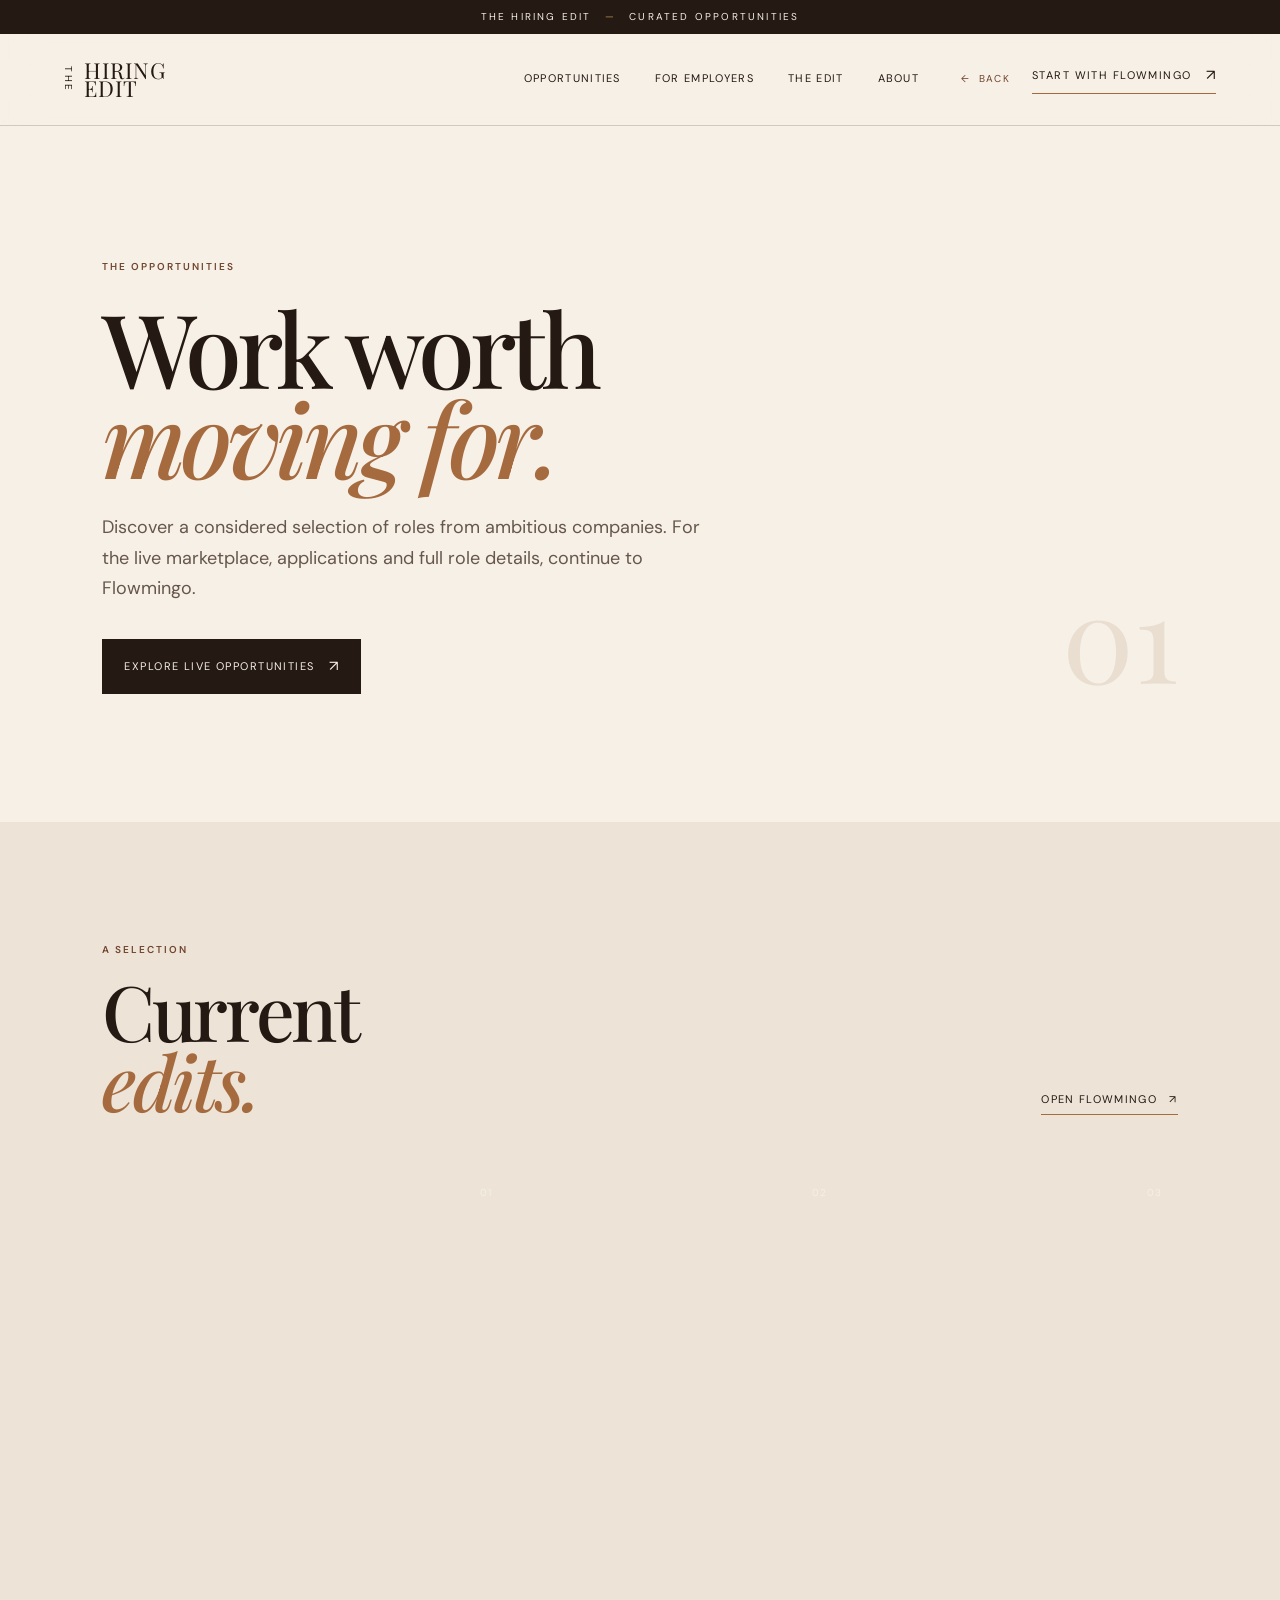
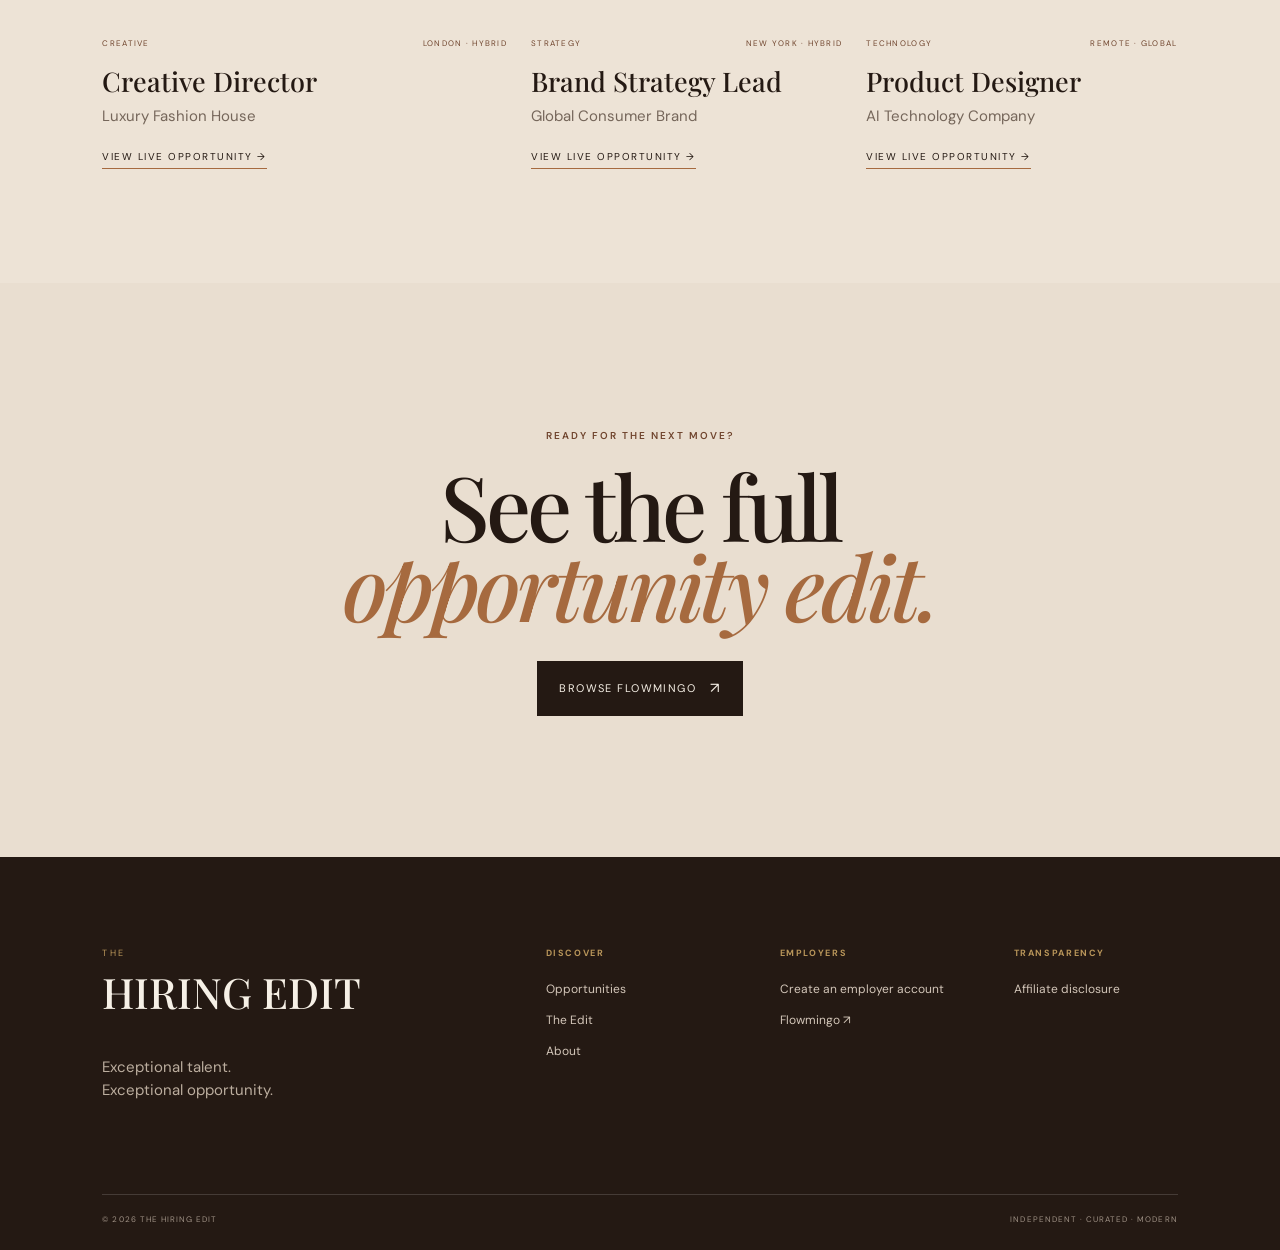
<file: opportunities/index.html>
<!doctype html>
<html lang="en"><head><meta charset="UTF-8"><meta name="viewport" content="width=device-width,initial-scale=1.0"><meta name="description" content="The Hiring Edit — curated opportunities for ambitious people."><title>Opportunities — The Hiring Edit</title><link rel="preconnect" href="https://fonts.googleapis.com"><link rel="preconnect" href="https://fonts.gstatic.com" crossorigin><link href="https://fonts.googleapis.com/css2?family=DM+Sans:wght@400;500;600&family=Playfair+Display:ital,wght@0,500;0,600;1,500;1,600&display=swap" rel="stylesheet"><link rel="stylesheet" href="../styles.css"></head>
<body><div class="announcement">THE HIRING EDIT <span>—</span> CURATED OPPORTUNITIES</div><header class="site-header"><a class="brand" href="../"><span class="brand-mark">THE</span><span class="brand-name">HIRING<br>EDIT</span></a><nav class="desktop-nav" aria-label="Primary navigation"><a href="../opportunities/">Opportunities</a><a href="../employers/">For Employers</a><a href="../edit/">The Edit</a><a href="../about/">About</a></nav><div class="header-actions"><button class="back-button" type="button" onclick="goBack()">← <span>Back</span></button><a class="nav-cta" href="https://flowmingo.ai/?utm_source=1186ANIE" target="_blank" rel="noopener">Start with Flowmingo <span>↗</span></a></div><button class="menu-button" aria-label="Open menu">☰</button></header>
<main><section class="inner-hero"><div><span class="eyebrow">THE OPPORTUNITIES</span><h1>Work worth<br><em>moving for.</em></h1><p>Discover a considered selection of roles from ambitious companies. For the live marketplace, applications and full role details, continue to Flowmingo.</p><a class="button button-dark" href="https://flowmingo.ai/for-candidates?utm_source=1186anie" target="_blank" rel="noopener">Explore live opportunities <span>↗</span></a></div><div class="inner-number">01</div></section><section class="opportunities page-section"><div class="section-heading"><div><span class="eyebrow">A SELECTION</span><h2>Current<br><em>edits.</em></h2></div><a class="text-link" href="https://flowmingo.ai/for-candidates?utm_source=1186anie" target="_blank" rel="noopener">Open Flowmingo <span>↗</span></a></div><div class="opportunity-grid"><article class="job-card featured"><div class="job-image image-one"><span>01</span></div><div class="job-meta"><span>CREATIVE</span><span>LONDON · HYBRID</span></div><h3>Creative Director</h3><p>Luxury Fashion House</p><a href="https://flowmingo.ai/for-candidates?utm_source=1186anie" target="_blank" rel="noopener">View live opportunity →</a></article><article class="job-card"><div class="job-image image-two"><span>02</span></div><div class="job-meta"><span>STRATEGY</span><span>NEW YORK · HYBRID</span></div><h3>Brand Strategy Lead</h3><p>Global Consumer Brand</p><a href="https://flowmingo.ai/for-candidates?utm_source=1186anie" target="_blank" rel="noopener">View live opportunity →</a></article><article class="job-card"><div class="job-image image-three"><span>03</span></div><div class="job-meta"><span>TECHNOLOGY</span><span>REMOTE · GLOBAL</span></div><h3>Product Designer</h3><p>AI Technology Company</p><a href="https://flowmingo.ai/for-candidates?utm_source=1186anie" target="_blank" rel="noopener">View live opportunity →</a></article></div></section><section class="page-cta"><span class="eyebrow">READY FOR THE NEXT MOVE?</span><h2>See the full<br><em>opportunity edit.</em></h2><a class="button button-dark" href="https://flowmingo.ai/for-candidates?utm_source=1186anie" target="_blank" rel="noopener">Browse Flowmingo <span>↗</span></a></section></main><footer><div class="footer-top"><div class="footer-brand"><span>THE</span><strong>HIRING EDIT</strong><p>Exceptional talent.<br>Exceptional opportunity.</p></div><div class="footer-links"><div><b>DISCOVER</b><a href="../opportunities/">Opportunities</a><a href="../edit/">The Edit</a><a href="../about/">About</a></div><div><b>EMPLOYERS</b><a href="../employers/">Create an employer account</a><a href="https://flowmingo.ai/?utm_source=1186ANIE" target="_blank" rel="noopener">Flowmingo ↗</a></div><div><b>TRANSPARENCY</b><a href="../affiliate/">Affiliate disclosure</a></div></div></div><div class="footer-bottom"><span>© 2026 THE HIRING EDIT</span><span>INDEPENDENT · CURATED · MODERN</span></div></footer><script src="../script.js"></script></body></html>
</file>
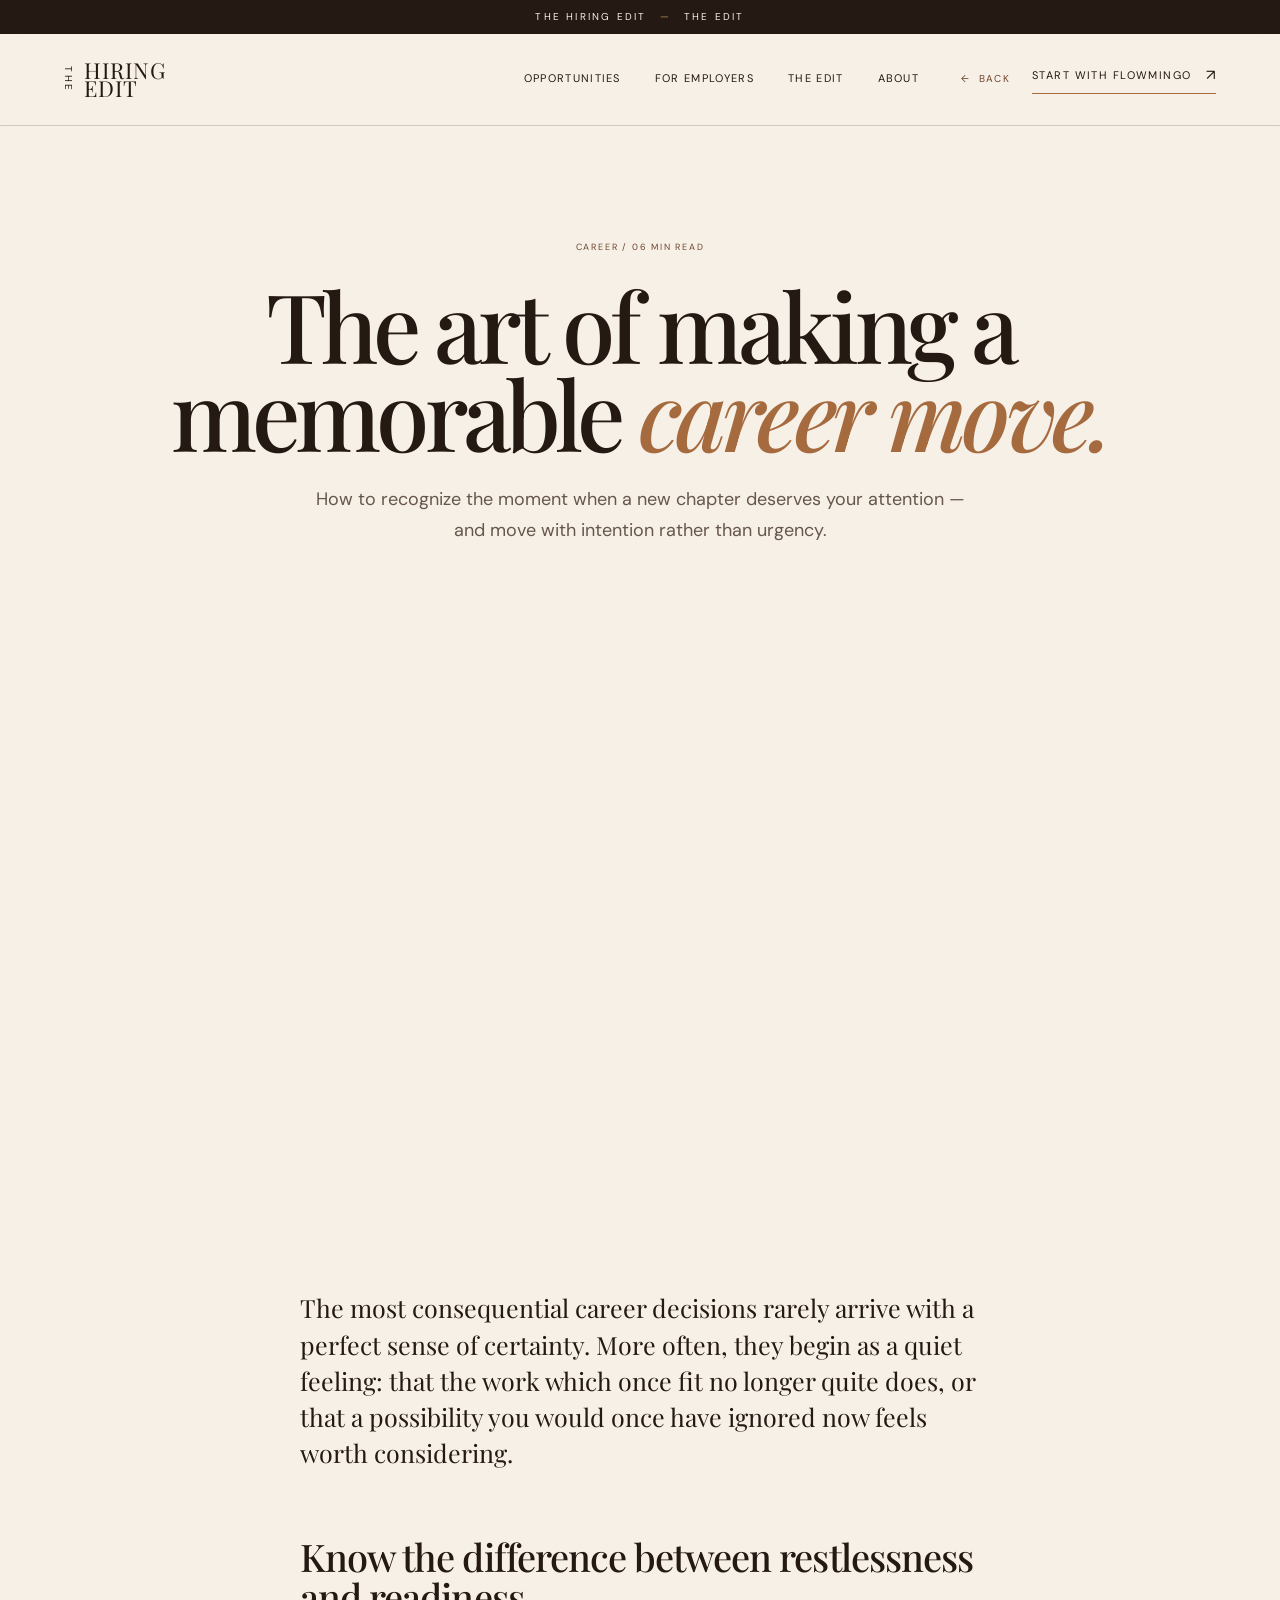
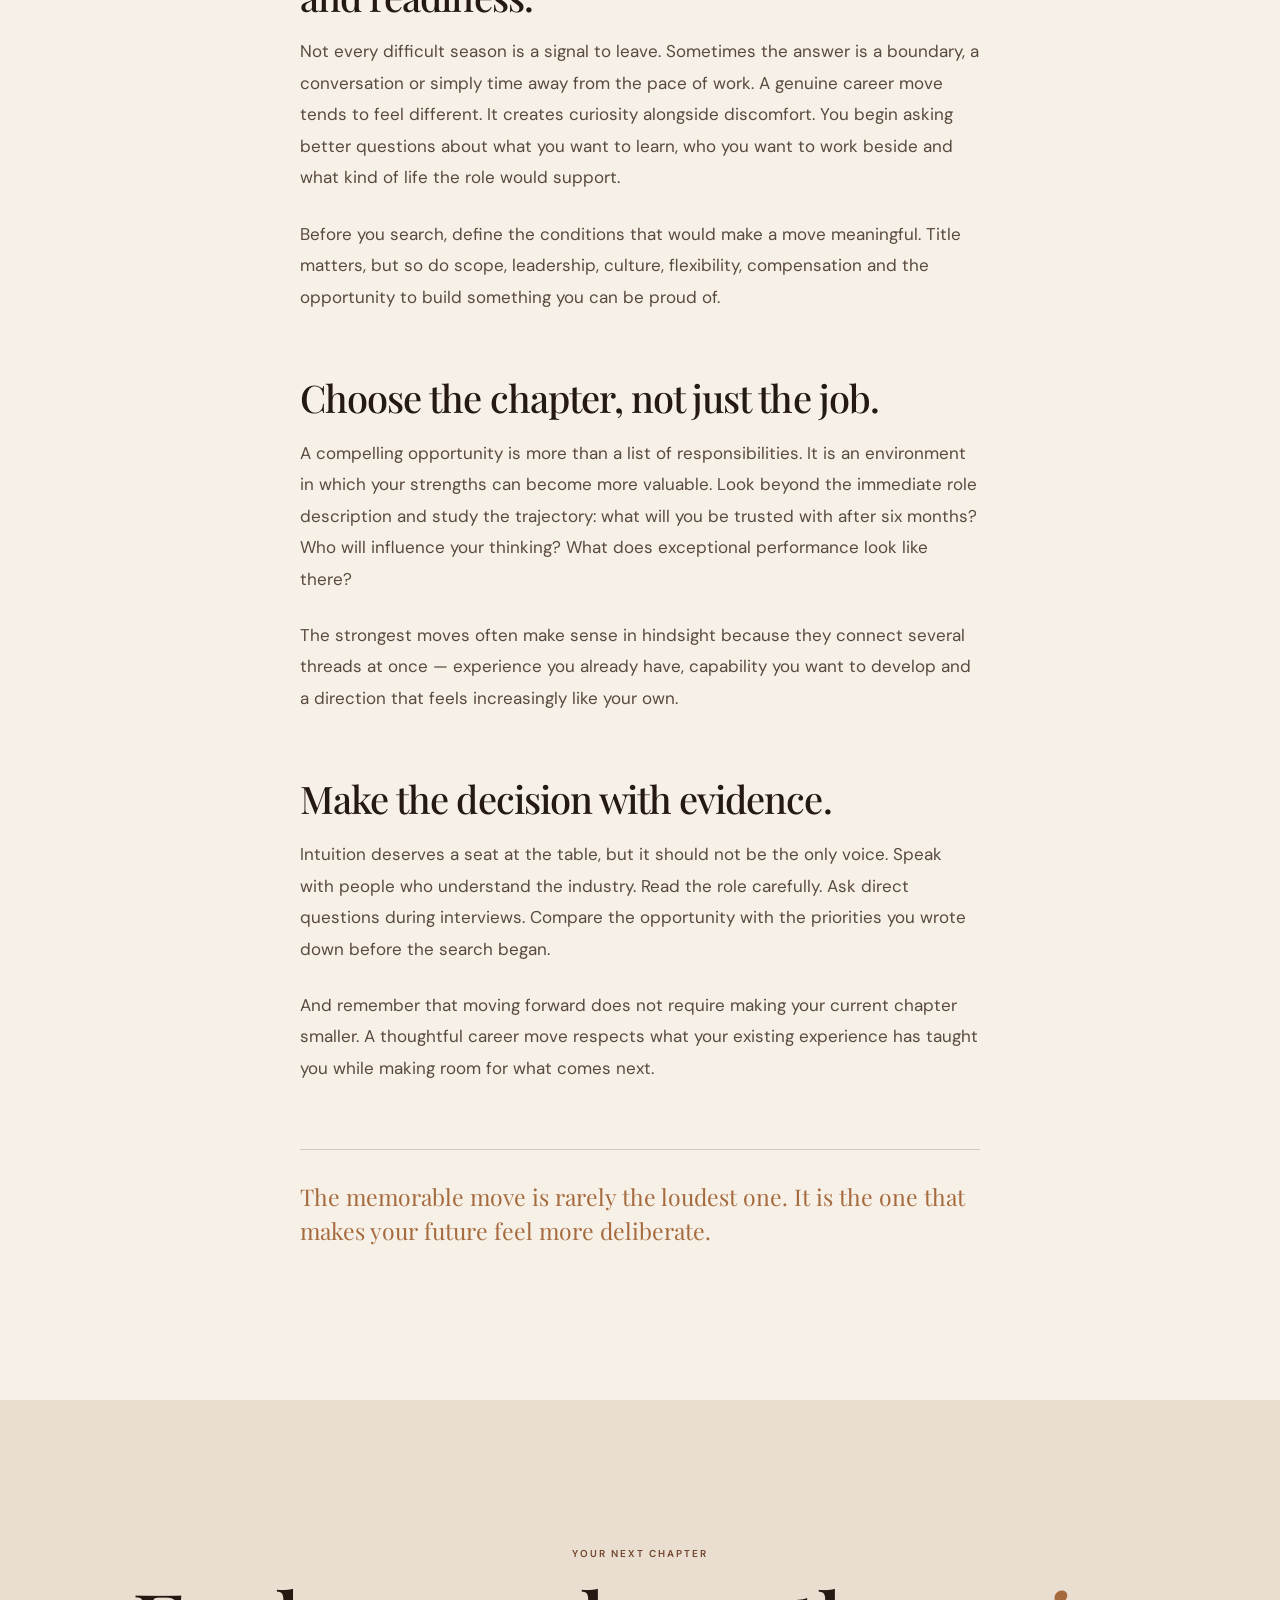
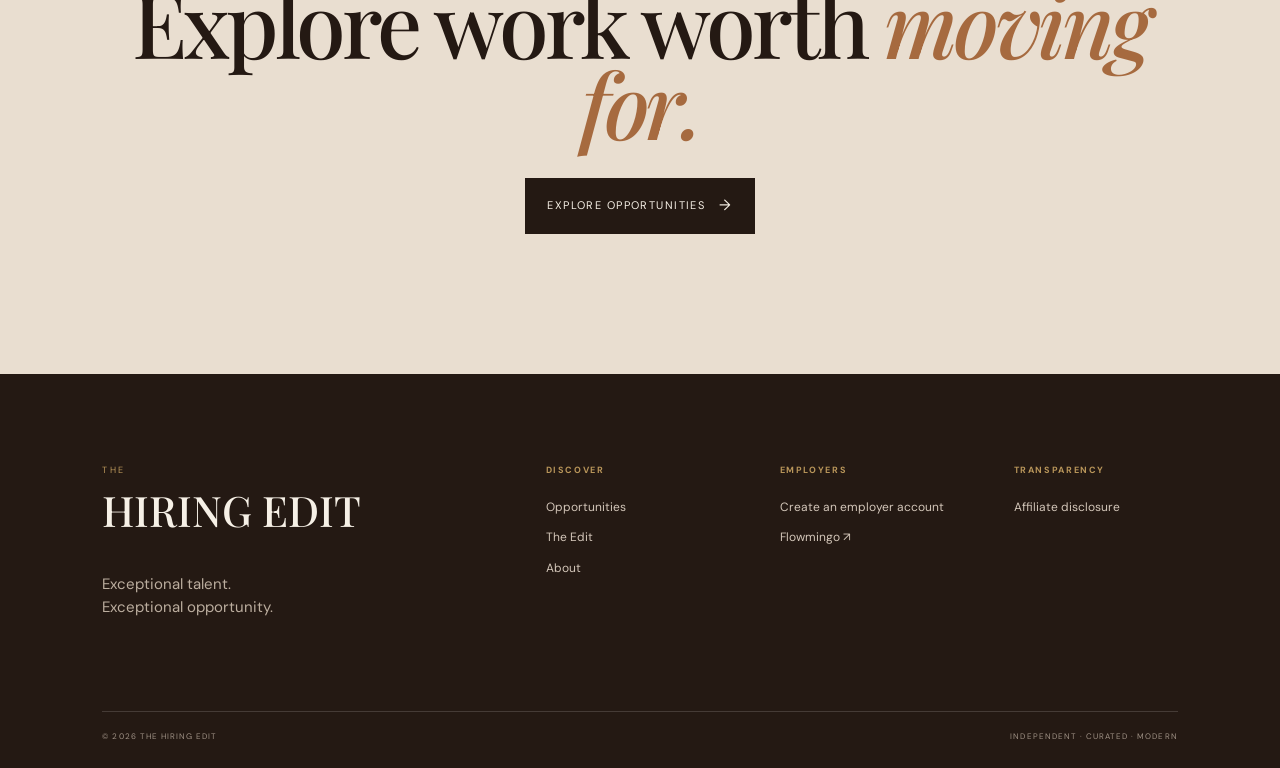
<file: edit/career-move/index.html>
<!doctype html><html lang="en"><head><meta charset="UTF-8"><meta name="viewport" content="width=device-width,initial-scale=1.0"><meta name="description" content="The art of making a memorable career move — The Hiring Edit."><title>The art of making a memorable career move. — The Hiring Edit</title><link rel="preconnect" href="https://fonts.googleapis.com"><link rel="preconnect" href="https://fonts.gstatic.com" crossorigin><link href="https://fonts.googleapis.com/css2?family=DM+Sans:wght@400;500;600&family=Playfair+Display:ital,wght@0,500;0,600;1,500&display=swap" rel="stylesheet"><link rel="stylesheet" href="../../styles.css"></head><body><div class="announcement">THE HIRING EDIT <span>—</span> THE EDIT</div><header class="site-header"><a class="brand" href="../../"><span class="brand-mark">THE</span><span class="brand-name">HIRING<br>EDIT</span></a><nav class="desktop-nav"><a href="../../opportunities/">Opportunities</a><a href="../../employers/">For Employers</a><a href="../">The Edit</a><a href="../../about/">About</a></nav><div class="header-actions"><button class="back-button" type="button" onclick="goBack()">← <span>Back</span></button><a class="nav-cta" href="https://flowmingo.ai/?utm_source=1186ANIE" target="_blank" rel="noopener">Start with Flowmingo <span>↗</span></a></div><button class="menu-button" aria-label="Open menu">☰</button></header><main><article class="article-page"><div class="article-kicker">CAREER / 06 MIN READ</div><h1>The art of making a memorable <em>career move.</em></h1><p class="article-intro">How to recognize the moment when a new chapter deserves your attention — and move with intention rather than urgency.</p><div class="article-image story-one"></div><div class="article-body"><p class="article-lead">The most consequential career decisions rarely arrive with a perfect sense of certainty. More often, they begin as a quiet feeling: that the work which once fit no longer quite does, or that a possibility you would once have ignored now feels worth considering.</p><h2>Know the difference between restlessness and readiness.</h2><p>Not every difficult season is a signal to leave. Sometimes the answer is a boundary, a conversation or simply time away from the pace of work. A genuine career move tends to feel different. It creates curiosity alongside discomfort. You begin asking better questions about what you want to learn, who you want to work beside and what kind of life the role would support.</p><p>Before you search, define the conditions that would make a move meaningful. Title matters, but so do scope, leadership, culture, flexibility, compensation and the opportunity to build something you can be proud of.</p><h2>Choose the chapter, not just the job.</h2><p>A compelling opportunity is more than a list of responsibilities. It is an environment in which your strengths can become more valuable. Look beyond the immediate role description and study the trajectory: what will you be trusted with after six months? Who will influence your thinking? What does exceptional performance look like there?</p><p>The strongest moves often make sense in hindsight because they connect several threads at once — experience you already have, capability you want to develop and a direction that feels increasingly like your own.</p><h2>Make the decision with evidence.</h2><p>Intuition deserves a seat at the table, but it should not be the only voice. Speak with people who understand the industry. Read the role carefully. Ask direct questions during interviews. Compare the opportunity with the priorities you wrote down before the search began.</p><p>And remember that moving forward does not require making your current chapter smaller. A thoughtful career move respects what your existing experience has taught you while making room for what comes next.</p><p class="article-close">The memorable move is rarely the loudest one. It is the one that makes your future feel more deliberate.</p></div></article><section class="page-cta"><span class="eyebrow">YOUR NEXT CHAPTER</span><h2>Explore work worth <em>moving for.</em></h2><a class="button button-dark" href="../../opportunities/">Explore opportunities <span>→</span></a></section></main><footer><div class="footer-top"><div class="footer-brand"><span>THE</span><strong>HIRING EDIT</strong><p>Exceptional talent.<br>Exceptional opportunity.</p></div><div class="footer-links"><div><b>DISCOVER</b><a href="../../opportunities/">Opportunities</a><a href="../">The Edit</a><a href="../../about/">About</a></div><div><b>EMPLOYERS</b><a href="../../employers/">Create an employer account</a><a href="https://flowmingo.ai/?utm_source=1186ANIE" target="_blank" rel="noopener">Flowmingo ↗</a></div><div><b>TRANSPARENCY</b><a href="../../affiliate/">Affiliate disclosure</a></div></div></div><div class="footer-bottom"><span>© 2026 THE HIRING EDIT</span><span>INDEPENDENT · CURATED · MODERN</span></div></footer><script src="../../script.js"></script></body></html>
</file>
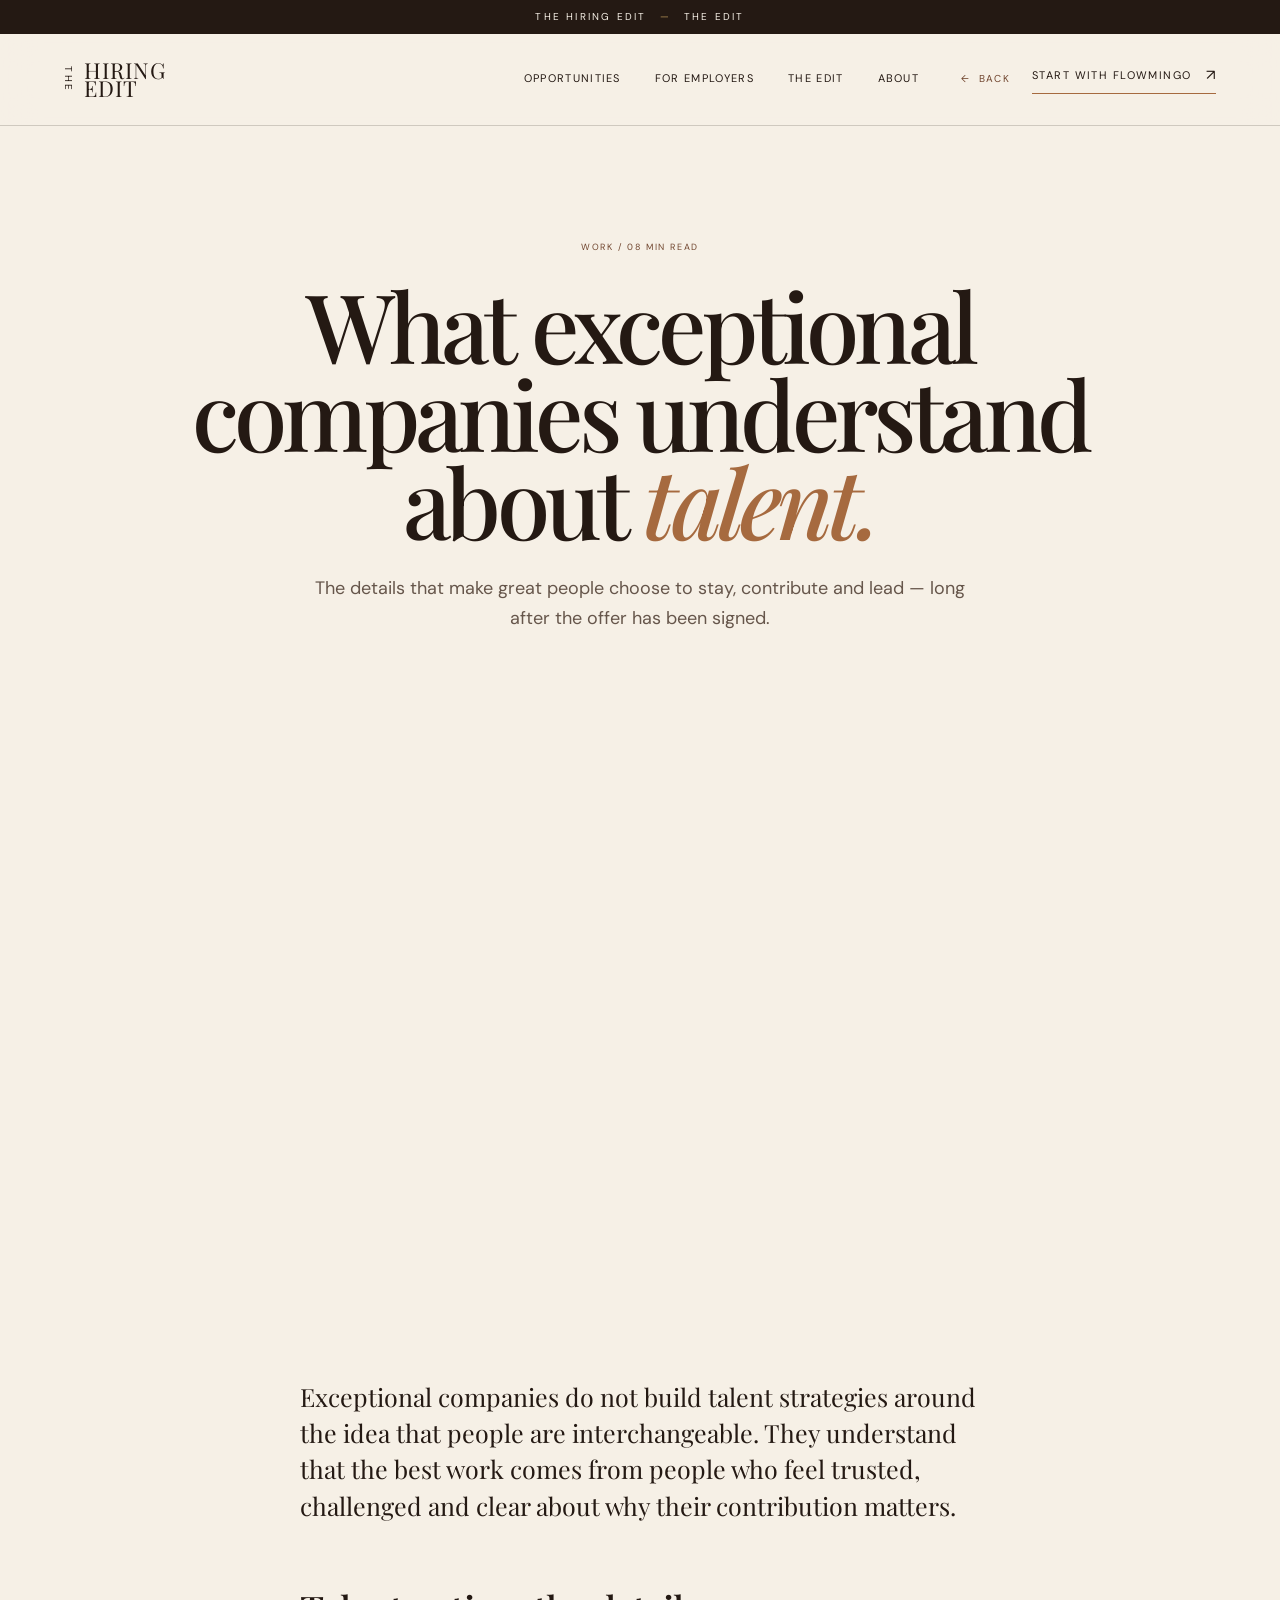
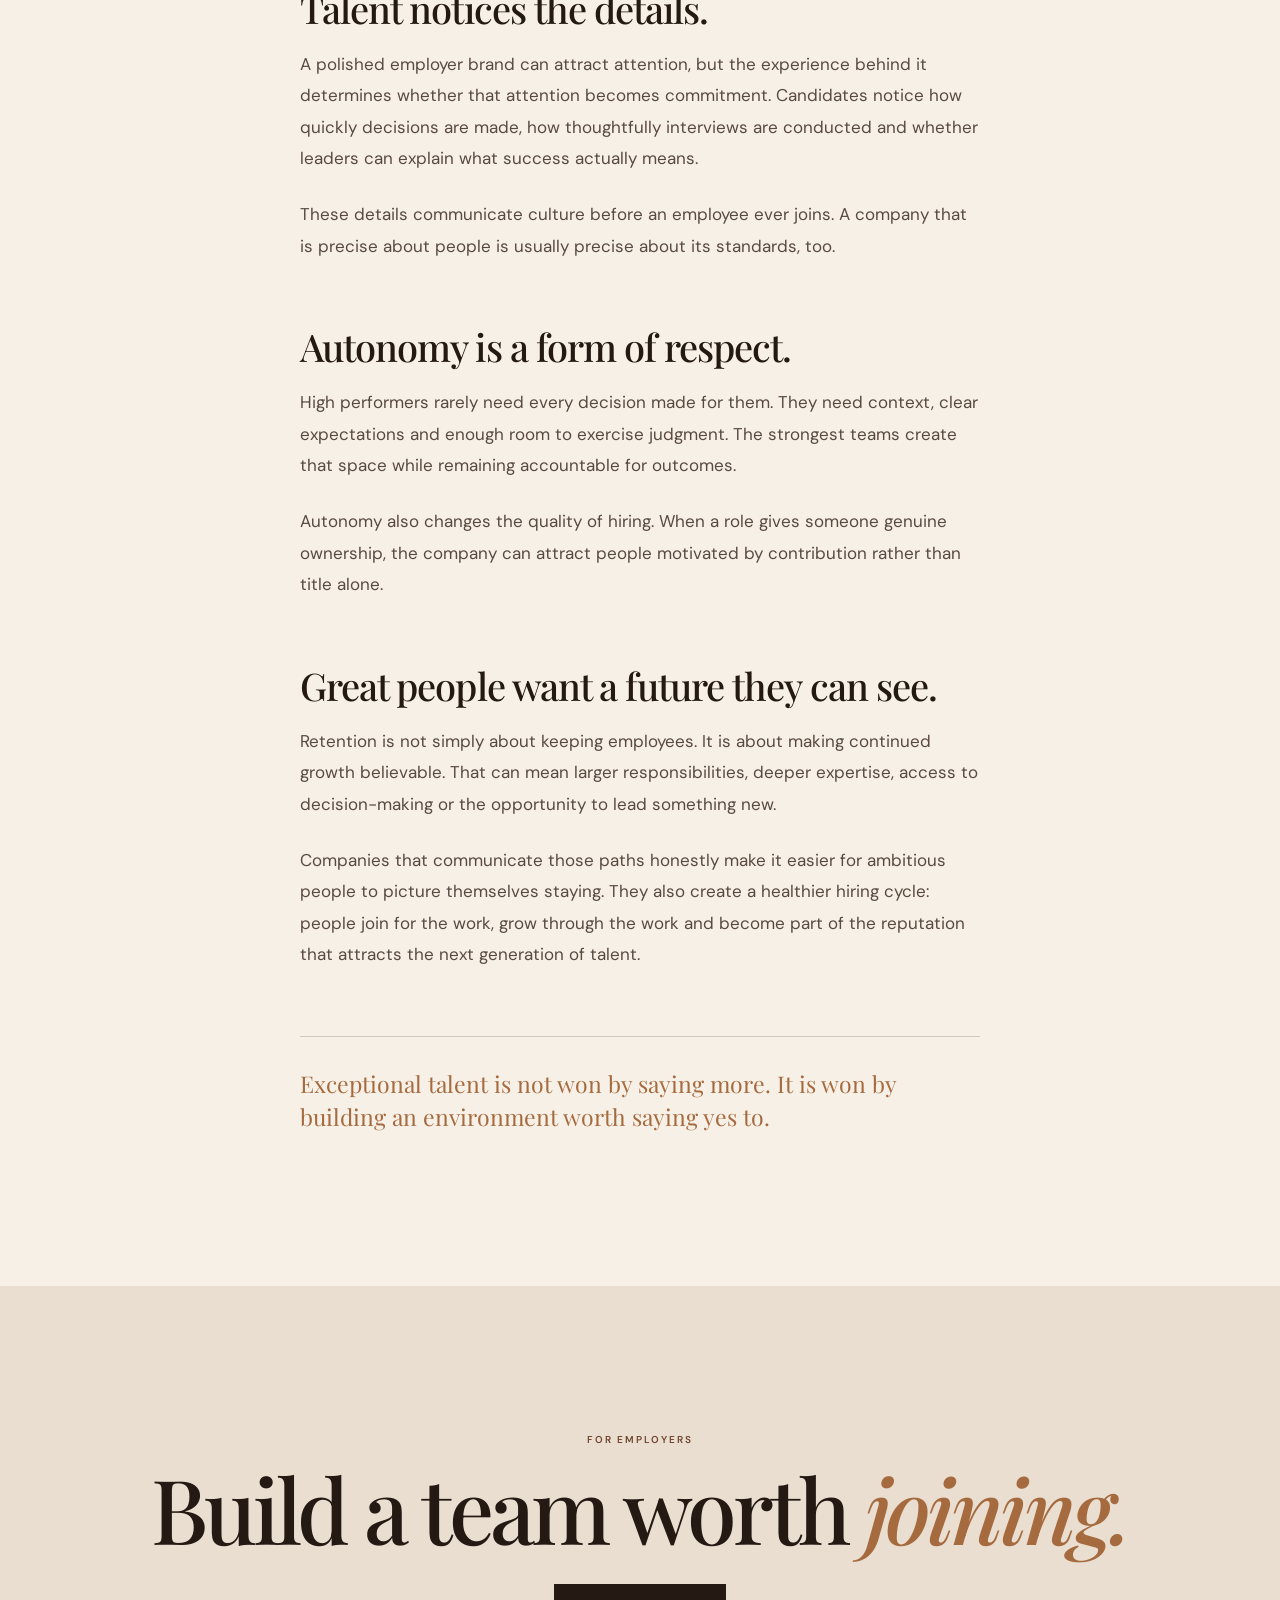
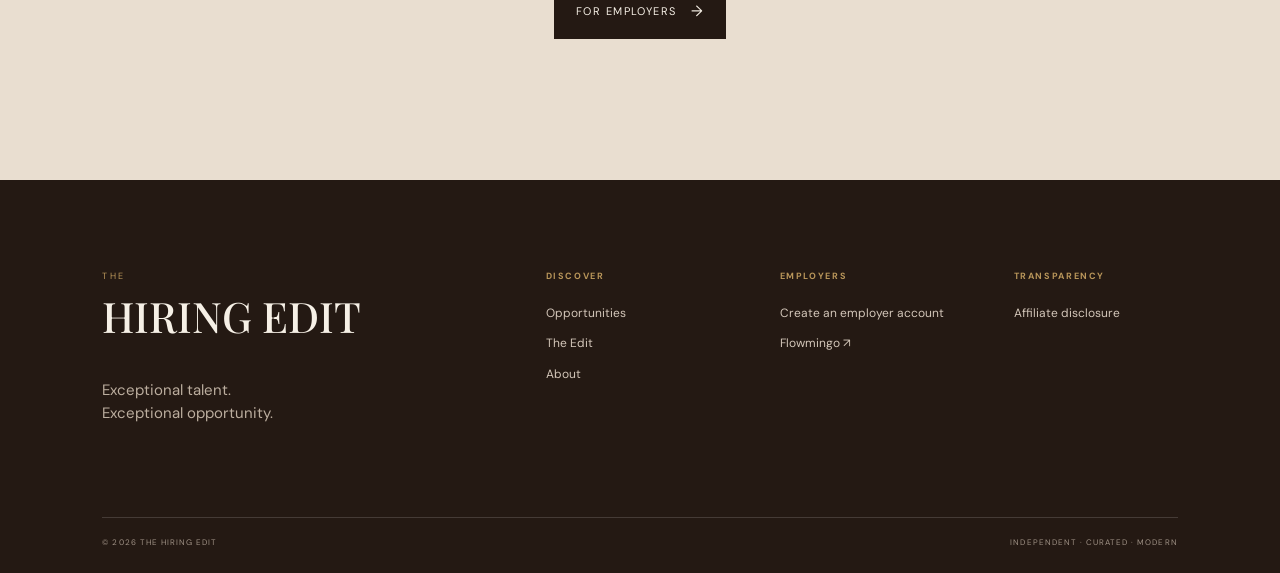
<file: edit/exceptional-companies/index.html>
<!doctype html><html lang="en"><head><meta charset="UTF-8"><meta name="viewport" content="width=device-width,initial-scale=1.0"><meta name="description" content="What exceptional companies understand about talent — The Hiring Edit."><title>What exceptional companies understand about talent. — The Hiring Edit</title><link rel="preconnect" href="https://fonts.googleapis.com"><link rel="preconnect" href="https://fonts.gstatic.com" crossorigin><link href="https://fonts.googleapis.com/css2?family=DM+Sans:wght@400;500;600&family=Playfair+Display:ital,wght@0,500;0,600;1,500&display=swap" rel="stylesheet"><link rel="stylesheet" href="../../styles.css"></head><body><div class="announcement">THE HIRING EDIT <span>—</span> THE EDIT</div><header class="site-header"><a class="brand" href="../../"><span class="brand-mark">THE</span><span class="brand-name">HIRING<br>EDIT</span></a><nav class="desktop-nav"><a href="../../opportunities/">Opportunities</a><a href="../../employers/">For Employers</a><a href="../">The Edit</a><a href="../../about/">About</a></nav><div class="header-actions"><button class="back-button" type="button" onclick="goBack()">← <span>Back</span></button><a class="nav-cta" href="https://flowmingo.ai/?utm_source=1186ANIE" target="_blank" rel="noopener">Start with Flowmingo <span>↗</span></a></div><button class="menu-button" aria-label="Open menu">☰</button></header><main><article class="article-page"><div class="article-kicker">WORK / 08 MIN READ</div><h1>What exceptional companies understand about <em>talent.</em></h1><p class="article-intro">The details that make great people choose to stay, contribute and lead — long after the offer has been signed.</p><div class="article-image story-two"></div><div class="article-body"><p class="article-lead">Exceptional companies do not build talent strategies around the idea that people are interchangeable. They understand that the best work comes from people who feel trusted, challenged and clear about why their contribution matters.</p><h2>Talent notices the details.</h2><p>A polished employer brand can attract attention, but the experience behind it determines whether that attention becomes commitment. Candidates notice how quickly decisions are made, how thoughtfully interviews are conducted and whether leaders can explain what success actually means.</p><p>These details communicate culture before an employee ever joins. A company that is precise about people is usually precise about its standards, too.</p><h2>Autonomy is a form of respect.</h2><p>High performers rarely need every decision made for them. They need context, clear expectations and enough room to exercise judgment. The strongest teams create that space while remaining accountable for outcomes.</p><p>Autonomy also changes the quality of hiring. When a role gives someone genuine ownership, the company can attract people motivated by contribution rather than title alone.</p><h2>Great people want a future they can see.</h2><p>Retention is not simply about keeping employees. It is about making continued growth believable. That can mean larger responsibilities, deeper expertise, access to decision-making or the opportunity to lead something new.</p><p>Companies that communicate those paths honestly make it easier for ambitious people to picture themselves staying. They also create a healthier hiring cycle: people join for the work, grow through the work and become part of the reputation that attracts the next generation of talent.</p><p class="article-close">Exceptional talent is not won by saying more. It is won by building an environment worth saying yes to.</p></div></article><section class="page-cta"><span class="eyebrow">FOR EMPLOYERS</span><h2>Build a team worth <em>joining.</em></h2><a class="button button-dark" href="../../employers/">For employers <span>→</span></a></section></main><footer><div class="footer-top"><div class="footer-brand"><span>THE</span><strong>HIRING EDIT</strong><p>Exceptional talent.<br>Exceptional opportunity.</p></div><div class="footer-links"><div><b>DISCOVER</b><a href="../../opportunities/">Opportunities</a><a href="../">The Edit</a><a href="../../about/">About</a></div><div><b>EMPLOYERS</b><a href="../../employers/">Create an employer account</a><a href="https://flowmingo.ai/?utm_source=1186ANIE" target="_blank" rel="noopener">Flowmingo ↗</a></div><div><b>TRANSPARENCY</b><a href="../../affiliate/">Affiliate disclosure</a></div></div></div><div class="footer-bottom"><span>© 2026 THE HIRING EDIT</span><span>INDEPENDENT · CURATED · MODERN</span></div></footer><script src="../../script.js"></script></body></html>
</file>
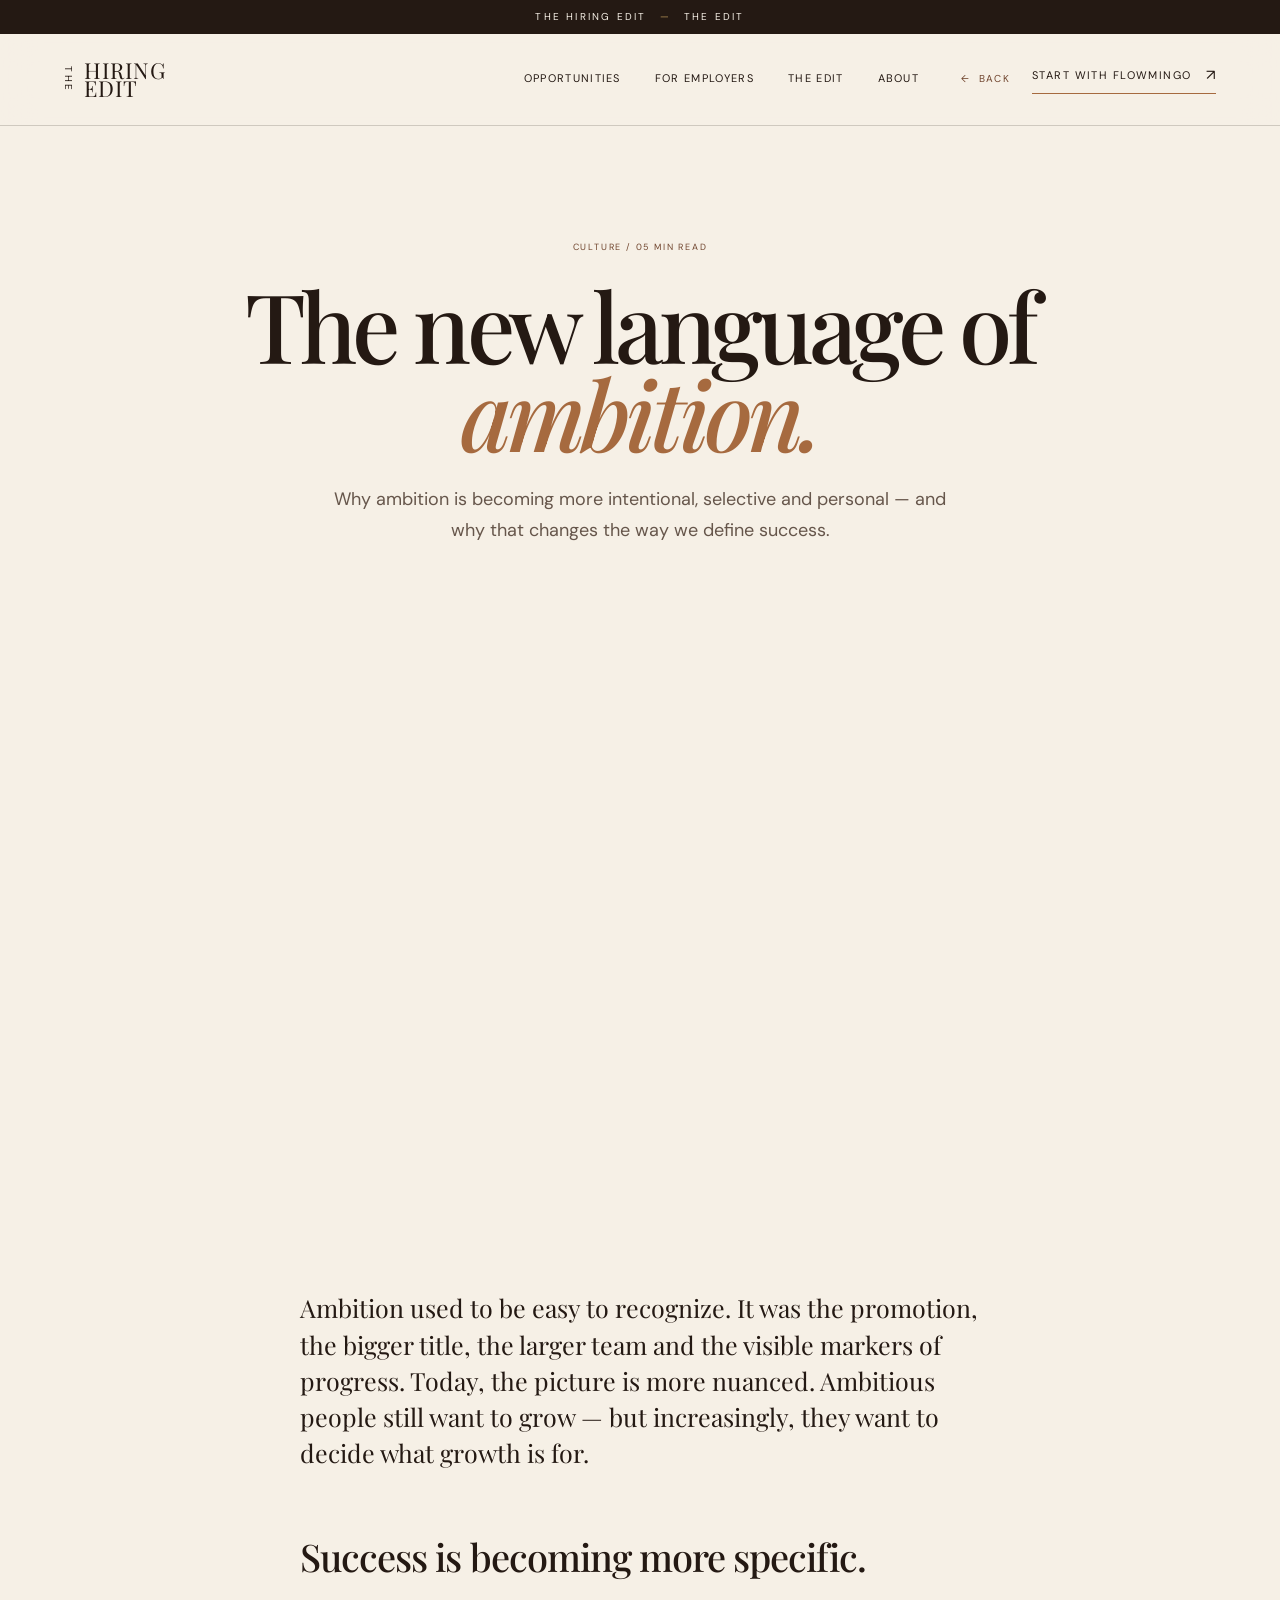
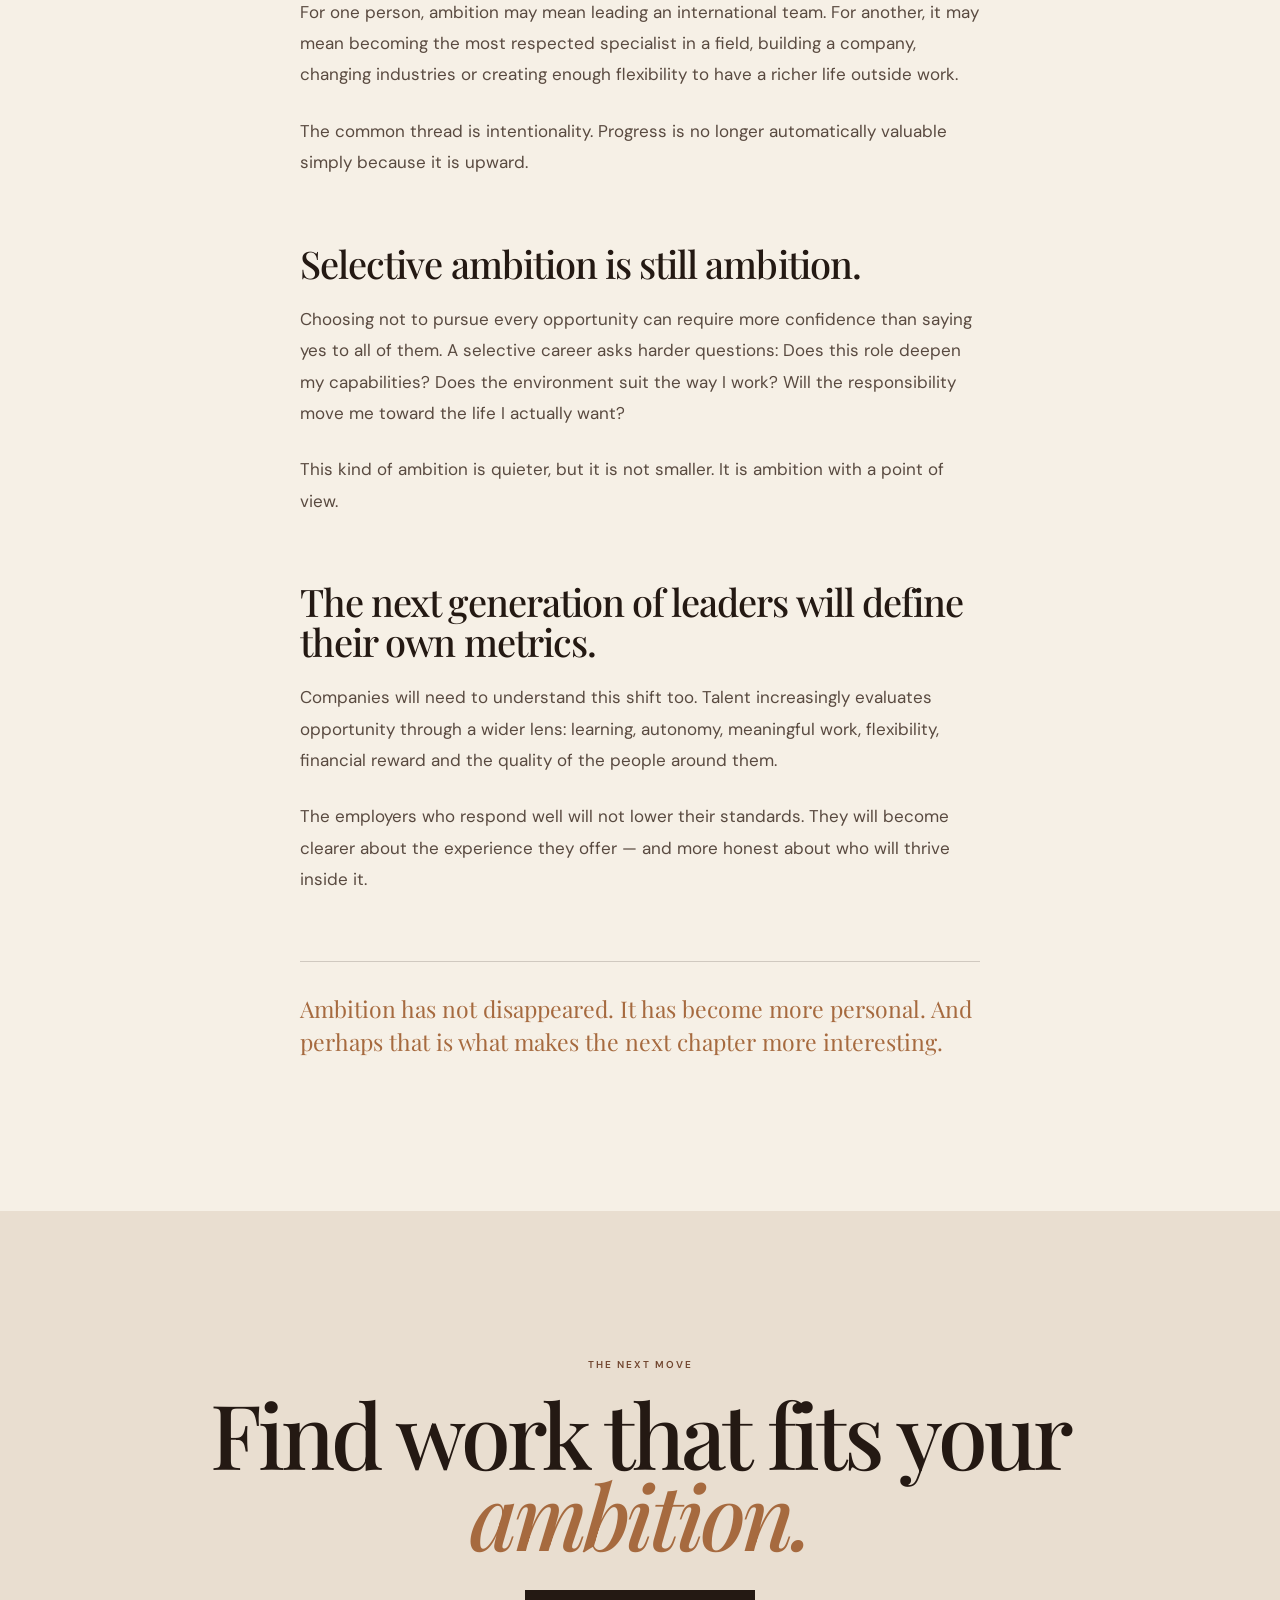
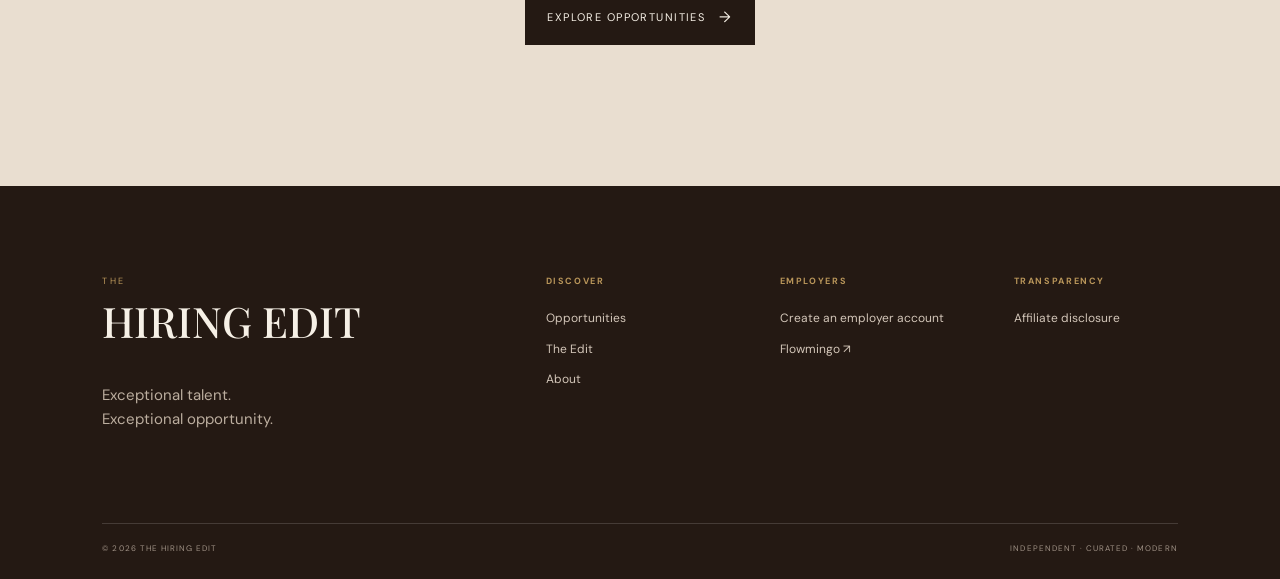
<file: edit/language-of-ambition/index.html>
<!doctype html><html lang="en"><head><meta charset="UTF-8"><meta name="viewport" content="width=device-width,initial-scale=1.0"><meta name="description" content="The new language of ambition — The Hiring Edit."><title>The new language of ambition. — The Hiring Edit</title><link rel="preconnect" href="https://fonts.googleapis.com"><link rel="preconnect" href="https://fonts.gstatic.com" crossorigin><link href="https://fonts.googleapis.com/css2?family=DM+Sans:wght@400;500;600&family=Playfair+Display:ital,wght@0,500;0,600;1,500&display=swap" rel="stylesheet"><link rel="stylesheet" href="../../styles.css"></head><body><div class="announcement">THE HIRING EDIT <span>—</span> THE EDIT</div><header class="site-header"><a class="brand" href="../../"><span class="brand-mark">THE</span><span class="brand-name">HIRING<br>EDIT</span></a><nav class="desktop-nav"><a href="../../opportunities/">Opportunities</a><a href="../../employers/">For Employers</a><a href="../">The Edit</a><a href="../../about/">About</a></nav><div class="header-actions"><button class="back-button" type="button" onclick="goBack()">← <span>Back</span></button><a class="nav-cta" href="https://flowmingo.ai/?utm_source=1186ANIE" target="_blank" rel="noopener">Start with Flowmingo <span>↗</span></a></div><button class="menu-button" aria-label="Open menu">☰</button></header><main><article class="article-page"><div class="article-kicker">CULTURE / 05 MIN READ</div><h1>The new language of <em>ambition.</em></h1><p class="article-intro">Why ambition is becoming more intentional, selective and personal — and why that changes the way we define success.</p><div class="article-image story-three"></div><div class="article-body"><p class="article-lead">Ambition used to be easy to recognize. It was the promotion, the bigger title, the larger team and the visible markers of progress. Today, the picture is more nuanced. Ambitious people still want to grow — but increasingly, they want to decide what growth is for.</p><h2>Success is becoming more specific.</h2><p>For one person, ambition may mean leading an international team. For another, it may mean becoming the most respected specialist in a field, building a company, changing industries or creating enough flexibility to have a richer life outside work.</p><p>The common thread is intentionality. Progress is no longer automatically valuable simply because it is upward.</p><h2>Selective ambition is still ambition.</h2><p>Choosing not to pursue every opportunity can require more confidence than saying yes to all of them. A selective career asks harder questions: Does this role deepen my capabilities? Does the environment suit the way I work? Will the responsibility move me toward the life I actually want?</p><p>This kind of ambition is quieter, but it is not smaller. It is ambition with a point of view.</p><h2>The next generation of leaders will define their own metrics.</h2><p>Companies will need to understand this shift too. Talent increasingly evaluates opportunity through a wider lens: learning, autonomy, meaningful work, flexibility, financial reward and the quality of the people around them.</p><p>The employers who respond well will not lower their standards. They will become clearer about the experience they offer — and more honest about who will thrive inside it.</p><p class="article-close">Ambition has not disappeared. It has become more personal. And perhaps that is what makes the next chapter more interesting.</p></div></article><section class="page-cta"><span class="eyebrow">THE NEXT MOVE</span><h2>Find work that fits your <em>ambition.</em></h2><a class="button button-dark" href="../../opportunities/">Explore opportunities <span>→</span></a></section></main><footer><div class="footer-top"><div class="footer-brand"><span>THE</span><strong>HIRING EDIT</strong><p>Exceptional talent.<br>Exceptional opportunity.</p></div><div class="footer-links"><div><b>DISCOVER</b><a href="../../opportunities/">Opportunities</a><a href="../">The Edit</a><a href="../../about/">About</a></div><div><b>EMPLOYERS</b><a href="../../employers/">Create an employer account</a><a href="https://flowmingo.ai/?utm_source=1186ANIE" target="_blank" rel="noopener">Flowmingo ↗</a></div><div><b>TRANSPARENCY</b><a href="../../affiliate/">Affiliate disclosure</a></div></div></div><div class="footer-bottom"><span>© 2026 THE HIRING EDIT</span><span>INDEPENDENT · CURATED · MODERN</span></div></footer><script src="../../script.js"></script></body></html>
</file>
<file: styles.css>
:root{--ivory:#f6f0e6;--cream:#e9ded0;--cognac:#a66a3f;--leather:#70452e;--gold:#b9965a;--espresso:#241913;--white:#fffaf2;--line:rgba(36,25,19,.18);--serif:'Playfair Display',Georgia,serif;--sans:'DM Sans',Arial,sans-serif}*{box-sizing:border-box}html{scroll-behavior:smooth}body{margin:0;background:var(--ivory);color:var(--espresso);font-family:var(--sans);font-size:15px;line-height:1.55}a{color:inherit;text-decoration:none}button{font:inherit}.announcement{background:var(--espresso);color:var(--ivory);font-size:10px;letter-spacing:.22em;text-align:center;padding:9px 18px}.announcement span{color:var(--gold);margin:0 8px}.site-header{height:92px;padding:0 5vw;display:flex;align-items:center;justify-content:space-between;border-bottom:1px solid var(--line);position:sticky;top:0;background:rgba(246,240,230,.94);backdrop-filter:blur(18px);z-index:20}.brand{display:flex;align-items:center;gap:12px;line-height:.82}.brand-mark{font-size:10px;letter-spacing:.25em;writing-mode:vertical-rl}.brand-name{font-family:var(--serif);font-size:22px;letter-spacing:.04em}.desktop-nav{display:flex;gap:34px;margin-left:auto;margin-right:42px}.desktop-nav a{font-size:11px;text-transform:uppercase;letter-spacing:.12em;position:relative}.desktop-nav a:after{content:'';position:absolute;left:0;bottom:-7px;width:0;height:1px;background:var(--cognac);transition:.3s}.desktop-nav a:hover:after{width:100%}.header-actions{display:flex;align-items:center;gap:22px}.back-button{border:0;background:none;color:var(--leather);font-size:10px;text-transform:uppercase;letter-spacing:.13em;cursor:pointer;padding:7px 0;border-bottom:1px solid transparent;transition:.25s}.back-button:hover{color:var(--espresso);border-bottom-color:var(--cognac)}.back-button span{margin-left:4px}.nav-cta,.button{display:inline-flex;align-items:center;gap:14px;font-size:11px;text-transform:uppercase;letter-spacing:.13em}.nav-cta{border-bottom:1px solid var(--cognac);padding-bottom:5px}.nav-cta span,.button span{font-size:15px}.menu-button{display:none;background:none;border:0;font-size:20px}.hero{min-height:calc(100vh - 129px);padding:6vw 8vw 5vw;display:grid;grid-template-columns:1fr 1fr;gap:5vw;position:relative;overflow:hidden}.hero-copy{display:flex;flex-direction:column;justify-content:center;padding-bottom:4vw}.eyebrow{font-size:10px;letter-spacing:.2em;text-transform:uppercase;color:var(--leather);font-weight:600}.hero h1{font-family:var(--serif);font-size:clamp(54px,7.3vw,116px);line-height:.9;font-weight:500;letter-spacing:-.045em;margin:25px 0 32px}.hero h1 em,.display em,h2 em{font-weight:500;color:var(--cognac)}.hero-lede{max-width:430px;font-size:16px;color:#66564b}.hero-actions{display:flex;align-items:center;gap:30px;margin-top:35px}.button{padding:16px 22px}.button-dark{background:var(--espresso);color:var(--ivory);transition:.3s}.button-dark:hover{background:var(--cognac);transform:translateY(-2px)}.text-link{font-size:11px;text-transform:uppercase;letter-spacing:.12em;border-bottom:1px solid var(--cognac);padding-bottom:6px}.text-link span{margin-left:8px}.hero-art{position:relative;min-height:650px;display:flex;align-items:center;justify-content:center}.arch-image{width:min(75%,520px);height:650px;background:linear-gradient(145deg,rgba(36,25,19,.05),rgba(112,69,46,.35)),url('https://images.pexels.com/photos/35644501/pexels-photo-35644501.jpeg?auto=compress&cs=tinysrgb&w=1400') center/cover;position:relative;border-radius:260px 260px 0 0;overflow:hidden;box-shadow:20px 30px 70px rgba(36,25,19,.14)}.image-overlay{position:absolute;inset:0;background:linear-gradient(180deg,rgba(36,25,19,.02),rgba(36,25,19,.42))}.editorial-stamp{position:absolute;left:26px;top:30px;color:var(--white);font-family:var(--serif);font-size:28px;line-height:.84}.editorial-stamp small{display:block;font-family:var(--sans);font-size:8px;letter-spacing:.2em;margin-top:14px}.hero-caption{position:absolute;bottom:26px;right:25px;color:var(--white);font-size:8px;letter-spacing:.2em;writing-mode:vertical-rl}.gold-disc{width:100px;height:100px;border-radius:50%;background:radial-gradient(circle at 35% 30%,#e3c994,var(--gold) 55%,#806238);position:absolute;right:4%;bottom:11%;box-shadow:0 18px 35px rgba(36,25,19,.18)}.hero-index{position:absolute;bottom:34px;left:8vw;font-size:9px;letter-spacing:.2em;color:var(--leather)}.marquee{background:var(--cognac);color:var(--ivory);overflow:hidden;white-space:nowrap;padding:15px 0;font-family:var(--serif);font-size:16px;letter-spacing:.08em}.marquee div{display:inline-block;animation:marquee 24s linear infinite}.marquee span{color:#e4ca9a;margin:0 45px}@keyframes marquee{to{transform:translateX(-50%)}}.section-grid{display:grid;grid-template-columns:1fr 2fr 1fr;gap:5vw;padding:12vw 8vw}.section-label{font-size:9px;letter-spacing:.2em;text-transform:uppercase;color:var(--leather)}.display{font-family:var(--serif);font-size:clamp(40px,5.5vw,76px);line-height:.98;margin:0 0 38px;letter-spacing:-.04em}.body-copy{max-width:650px;font-size:18px;line-height:1.7;color:#5f5147}.manifesto-note{font-size:11px;line-height:1.7;text-transform:uppercase;letter-spacing:.1em;border-top:1px solid var(--line);padding-top:14px}.opportunities{background:#ede3d6;padding:10vw 8vw}.section-heading{display:flex;justify-content:space-between;align-items:end;margin-bottom:55px}.section-heading h2,.edit-header h2{font-family:var(--serif);font-weight:500;font-size:clamp(50px,6vw,90px);line-height:.9;letter-spacing:-.045em;margin:16px 0 0}.opportunity-grid{display:grid;grid-template-columns:1.3fr 1fr 1fr;gap:24px}.job-card{min-width:0}.job-image{height:450px;background-size:cover;background-position:center;position:relative;overflow:hidden}.job-image span{position:absolute;right:15px;top:15px;color:var(--ivory);font-size:10px;letter-spacing:.12em}.image-one{background-image:linear-gradient(145deg,rgba(36,25,19,.08),rgba(166,106,63,.25)),url('https://images.pexels.com/photos/22690356/pexels-photo-22690356.jpeg?auto=compress&cs=tinysrgb&w=1200')}.image-two{background-image:linear-gradient(145deg,rgba(36,25,19,.08),rgba(166,106,63,.2)),url('https://images.pexels.com/photos/33510852/pexels-photo-33510852.jpeg?auto=compress&cs=tinysrgb&w=900')}.image-three{background-image:linear-gradient(145deg,rgba(36,25,19,.15),rgba(112,69,46,.3)),url('https://images.pexels.com/photos/15399447/pexels-photo-15399447.jpeg?auto=compress&cs=tinysrgb&w=900')}.job-meta{display:flex;justify-content:space-between;margin-top:17px;font-size:8px;letter-spacing:.16em;color:var(--leather)}.job-card h3{font-family:var(--serif);font-size:27px;font-weight:500;margin:12px 0 2px}.job-card p{margin:0 0 16px;color:#75665a}.job-card a,.story-grid a,.transparency a{font-size:10px;text-transform:uppercase;letter-spacing:.15em;border-bottom:1px solid var(--cognac);padding-bottom:5px}.employer-panel{display:grid;grid-template-columns:1fr 1fr;min-height:760px;background:var(--espresso);color:var(--ivory)}.panel-image{background:linear-gradient(145deg,rgba(36,25,19,.1),rgba(36,25,19,.55)),url('https://images.pexels.com/photos/33136967/pexels-photo-33136967.jpeg?auto=compress&cs=tinysrgb&w=1400') center/cover;position:relative}.vertical-type{position:absolute;left:28px;bottom:30px;writing-mode:vertical-rl;transform:rotate(180deg);font-size:9px;letter-spacing:.2em;color:#eadbc7}.panel-copy{padding:9vw 8vw;display:flex;flex-direction:column;justify-content:center}.panel-copy .eyebrow{color:var(--gold)}.panel-copy h2{font-family:var(--serif);font-weight:500;font-size:clamp(48px,5vw,76px);line-height:.94;letter-spacing:-.04em;margin:22px 0}.panel-copy p{color:#c9b9aa;max-width:530px;font-size:16px}.feature-list{margin:30px 0 38px;border-top:1px solid rgba(255,255,255,.18)}.feature-list div{display:grid;grid-template-columns:35px 1fr;gap:15px;padding:15px 0;border-bottom:1px solid rgba(255,255,255,.18);font-size:12px}.feature-list b{color:var(--gold);font-weight:400}.edit-section{padding:11vw 8vw}.edit-header{display:grid;grid-template-columns:1.2fr .8fr;column-gap:8vw;align-items:end;margin-bottom:55px}.edit-header h2{grid-row:span 2}.edit-header p{max-width:400px;color:#75665a}.story-grid{display:grid;grid-template-columns:repeat(3,1fr);gap:26px}.story-image{height:360px;background-size:cover;background-position:center;margin-bottom:20px}.story-one{background-image:url('https://images.pexels.com/photos/6766291/pexels-photo-6766291.jpeg?auto=compress&cs=tinysrgb&w=1000')}.story-two{background-image:url('https://images.pexels.com/photos/9197358/pexels-photo-9197358.jpeg?auto=compress&cs=tinysrgb&w=1000')}.story-three{background-image:url('https://images.pexels.com/photos/22690354/pexels-photo-22690354.jpeg?auto=compress&cs=tinysrgb&w=1000')}.story-grid span{font-size:8px;letter-spacing:.17em;color:var(--leather)}.story-grid h3{font-family:var(--serif);font-size:25px;line-height:1.05;font-weight:500;margin:12px 0 20px}.flowmingo-bridge{background:var(--cognac);color:var(--ivory);padding:10vw 8vw;display:grid;grid-template-columns:1fr 3fr;gap:5vw}.bridge-number{font-family:var(--serif);font-size:100px;color:rgba(246,240,230,.45)}.bridge-copy{max-width:850px}.bridge-copy .eyebrow{color:#ead4ac}.bridge-copy h2{font-family:var(--serif);font-size:clamp(52px,6vw,92px);line-height:.92;font-weight:500;letter-spacing:-.04em;margin:20px 0}.bridge-copy p{max-width:620px;font-size:17px;color:#f0dfca}.button-ivory{background:var(--ivory);color:var(--espresso);margin-top:25px}.transparency{text-align:center;padding:10vw 15vw}.transparency h2{font-family:var(--serif);font-weight:500;font-size:clamp(45px,5vw,76px);line-height:.95;letter-spacing:-.04em;margin:20px 0}.transparency p{max-width:650px;margin:0 auto 25px;color:#75665a}.transparency .eyebrow{color:var(--cognac)}footer{background:var(--espresso);color:var(--ivory);padding:7vw 8vw 25px}.footer-top{display:flex;justify-content:space-between;gap:8vw;padding-bottom:6vw}.footer-brand span{display:block;font-size:9px;letter-spacing:.25em;color:var(--gold)}.footer-brand strong{font-family:var(--serif);font-size:42px;font-weight:500}.footer-brand p{color:#bcae9f;margin-top:30px}.footer-links{display:grid;grid-template-columns:repeat(3,1fr);gap:70px}.footer-links div{display:flex;flex-direction:column;gap:12px}.footer-links b{font-size:9px;letter-spacing:.18em;color:var(--gold);margin-bottom:8px}.footer-links a{font-size:12px;color:#d3c6b9}.footer-bottom{border-top:1px solid rgba(255,255,255,.15);padding-top:18px;display:flex;justify-content:space-between;font-size:8px;letter-spacing:.13em;color:#9f9185}.inner-hero{min-height:620px;padding:10vw 8vw;display:grid;grid-template-columns:1fr 120px;gap:5vw;align-items:end;background:var(--ivory)}.inner-hero h1{font-family:var(--serif);font-size:clamp(58px,8vw,112px);line-height:.88;font-weight:500;letter-spacing:-.05em;max-width:1000px;margin:25px 0 30px}.inner-hero h1 em{color:var(--cognac);font-weight:500}.inner-hero p{max-width:620px;color:#66564b;font-size:18px;line-height:1.7;margin-bottom:35px}.inner-number{font-family:var(--serif);font-size:120px;line-height:1;color:var(--cream);justify-self:end}.inner-hero-dark{background:var(--espresso);color:var(--ivory)}.inner-hero-dark .eyebrow{color:var(--gold)}.inner-hero-dark p{color:#c9b9aa}.inner-hero-dark .inner-number{color:rgba(185,150,90,.18)}.page-section{padding-top:9vw;padding-bottom:9vw}.page-cta{text-align:center;padding:11vw 8vw;background:var(--cream)}.page-cta h2{font-family:var(--serif);font-size:clamp(52px,7vw,92px);line-height:.9;font-weight:500;letter-spacing:-.045em;margin:18px 0 35px}.page-cta h2 em{color:var(--cognac)}.employer-page-section{display:grid;grid-template-columns:1fr 1fr;gap:10vw;padding:11vw 8vw;background:#ede3d6}.employer-copy h2,.about-principles h2{font-family:var(--serif);font-size:clamp(48px,6vw,82px);line-height:.92;font-weight:500;letter-spacing:-.045em;margin:20px 0 25px}.employer-copy h2 em,.about-principles h2 em{color:var(--cognac)}.employer-copy p{max-width:560px;font-size:18px;line-height:1.7;color:#5f5147}.employer-page-section .feature-list{margin:0}.employer-page-section .feature-list div{color:var(--espresso);border-color:var(--line);padding:22px 0;font-size:14px}.employer-page-section .feature-list b{color:var(--cognac)}.story-dek{color:#75665a;max-width:360px;margin:0 0 18px}.about-principles{display:grid;grid-template-columns:1fr 1fr;gap:10vw;padding:11vw 8vw}.principle-list{border-top:1px solid var(--line);align-self:center}.principle-list div{display:grid;grid-template-columns:40px 1fr;gap:18px;padding:22px 0;border-bottom:1px solid var(--line);font-size:14px}.principle-list b{color:var(--cognac);font-weight:500}.transparency-page{background:#ede3d6;padding:11vw 18vw}.transparency-page h2{max-width:900px;margin:20px auto 35px}.transparency-page p{max-width:760px;font-size:17px;line-height:1.8}.transparency-page p+p{margin-top:18px}@media(max-width:900px){.desktop-nav,.nav-cta{display:none}.menu-button{display:block}.header-actions{margin-left:auto;margin-right:16px}.back-button span{display:none}.site-header{position:sticky}.desktop-nav.mobile-open{display:flex;position:absolute;top:100%;left:0;right:0;margin:0;padding:20px 7vw 24px;background:var(--ivory);border-bottom:1px solid var(--line);box-shadow:0 16px 30px rgba(36,25,19,.08);flex-direction:column;gap:18px;z-index:30}.desktop-nav.mobile-open a{font-size:11px}.hero{grid-template-columns:1fr;padding:13vw 7vw 10vw}.hero-art{min-height:520px}.arch-image{width:75%;height:520px}.section-grid,.employer-panel,.flowmingo-bridge,.employer-page-section,.about-principles{grid-template-columns:1fr}.section-grid{padding:20vw 7vw}.manifesto-note{margin-top:30px}.opportunities,.edit-section{padding:18vw 7vw}.opportunity-grid,.story-grid{grid-template-columns:1fr}.job-image,.story-image{height:420px}.section-heading,.edit-header{display:block}.section-heading .text-link{display:inline-block;margin-top:30px}.edit-header p{margin-top:30px}.panel-image{min-height:500px}.panel-copy{padding:18vw 7vw}.bridge-number{font-size:70px}.transparency{padding:18vw 8vw}.footer-top{display:block}.footer-links{margin-top:60px;grid-template-columns:1fr 1fr;gap:40px}.footer-bottom{flex-direction:column;gap:10px}.hero h1{font-size:16vw}.inner-hero{min-height:560px;padding:18vw 7vw 14vw;grid-template-columns:1fr}.inner-hero h1{font-size:16vw}.inner-number{display:none}.employer-page-section,.about-principles{padding:18vw 7vw}.transparency-page{padding:18vw 8vw}.page-cta{padding:18vw 7vw}}
</file>
<file: revamp.css>
:root{--emerald:#087A5A;--emerald-deep:#04533F;--ink:#17191A;--champagne:#E8D8B5;--ivory:#F5F1E8;--paper:#F5F1E8;--paper-2:#ECE7DC;--soft-ink:#5E5F5B;--white:#FBFAF6;--line:rgba(23,25,26,.16)}body{background:var(--ivory)!important;color:var(--ink)!important}.announcement{background:var(--ink)!important;color:var(--ivory)!important}.announcement span{color:var(--champagne)!important}.site-header{background:rgba(245,241,232,.95)!important;border-color:var(--line)!important}.brand-mark,.eyebrow,.section-label,.job-meta,.story-grid span{color:var(--emerald)!important}.brand-name{color:var(--ink)!important}.desktop-nav a:after{background:var(--emerald)!important}.back-button{color:var(--emerald)!important}.nav-cta,.text-link,.job-card a,.story-grid a,.transparency a{border-color:var(--emerald)!important}.hero h1 em,.display em,h2 em,.section-heading h2 em,.edit-header h2 em,.panel-copy h2 em,.bridge-copy h2 em,.transparency h2 em,.inner-hero h1 em,.employer-copy h2 em,.about-principles h2 em{color:var(--emerald)!important}.hero-lede,.body-copy,.edit-header p,.transparency p{color:var(--soft-ink)!important}.button-dark{background:var(--ink)!important;color:var(--ivory)!important}.button-dark:hover{background:var(--emerald)!important}.hero-art .arch-image{background-image:linear-gradient(145deg,rgba(4,83,63,.08),rgba(8,122,90,.28)),url('https://images.pexels.com/photos/3184436/pexels-photo-3184436.jpeg?auto=compress&cs=tinysrgb&w=1400')!important;border-radius:250px 250px 28px 28px!important}.gold-disc{background:var(--champagne)!important}.hero-index{color:var(--emerald)!important}.marquee{background:var(--emerald)!important;color:var(--ivory)!important}.marquee span{color:var(--champagne)!important}.opportunities{background:var(--paper-2)!important}.job-image{filter:saturate(.78)}.image-one{background-image:linear-gradient(145deg,rgba(4,83,63,.08),rgba(232,216,181,.2)),url('https://images.pexels.com/photos/3769021/pexels-photo-3769021.jpeg?auto=compress&cs=tinysrgb&w=1200')!important}.image-two{background-image:linear-gradient(145deg,rgba(4,83,63,.08),rgba(232,216,181,.18)),url('https://images.pexels.com/photos/3184465/pexels-photo-3184465.jpeg?auto=compress&cs=tinysrgb&w=1000')!important}.image-three{background-image:linear-gradient(145deg,rgba(4,83,63,.1),rgba(232,216,181,.2)),url('https://images.pexels.com/photos/3184436/pexels-photo-3184436.jpeg?auto=compress&cs=tinysrgb&w=1000')!important}.employer-panel{background:var(--ink)!important}.panel-image{background-image:linear-gradient(145deg,rgba(4,83,63,.05),rgba(4,83,63,.62)),url('https://images.pexels.com/photos/3769021/pexels-photo-3769021.jpeg?auto=compress&cs=tinysrgb&w=1400')!important}.panel-copy .eyebrow,.feature-list b{color:var(--champagne)!important}.story-one{background-image:url('https://images.pexels.com/photos/3769021/pexels-photo-3769021.jpeg?auto=compress&cs=tinysrgb&w=1000')!important}.story-two{background-image:url('https://images.pexels.com/photos/3184465/pexels-photo-3184465.jpeg?auto=compress&cs=tinysrgb&w=1000')!important}.story-three{background-image:url('https://images.pexels.com/photos/3184436/pexels-photo-3184436.jpeg?auto=compress&cs=tinysrgb&w=1000')!important}.flowmingo-bridge{background:var(--emerald-deep)!important}.bridge-copy .eyebrow{color:var(--champagne)!important}.button-ivory{background:var(--ivory)!important;color:var(--ink)!important}.page-cta,.employer-page-section,.transparency-page{background:var(--paper-2)!important}.inner-hero-dark{background:var(--ink)!important}.inner-hero-dark .eyebrow{color:var(--champagne)!important}footer{background:var(--ink)!important}.footer-brand span,.footer-links b{color:var(--champagne)!important}@media(max-width:620px){.hero-art .arch-image{width:88%!important}}
</file>
